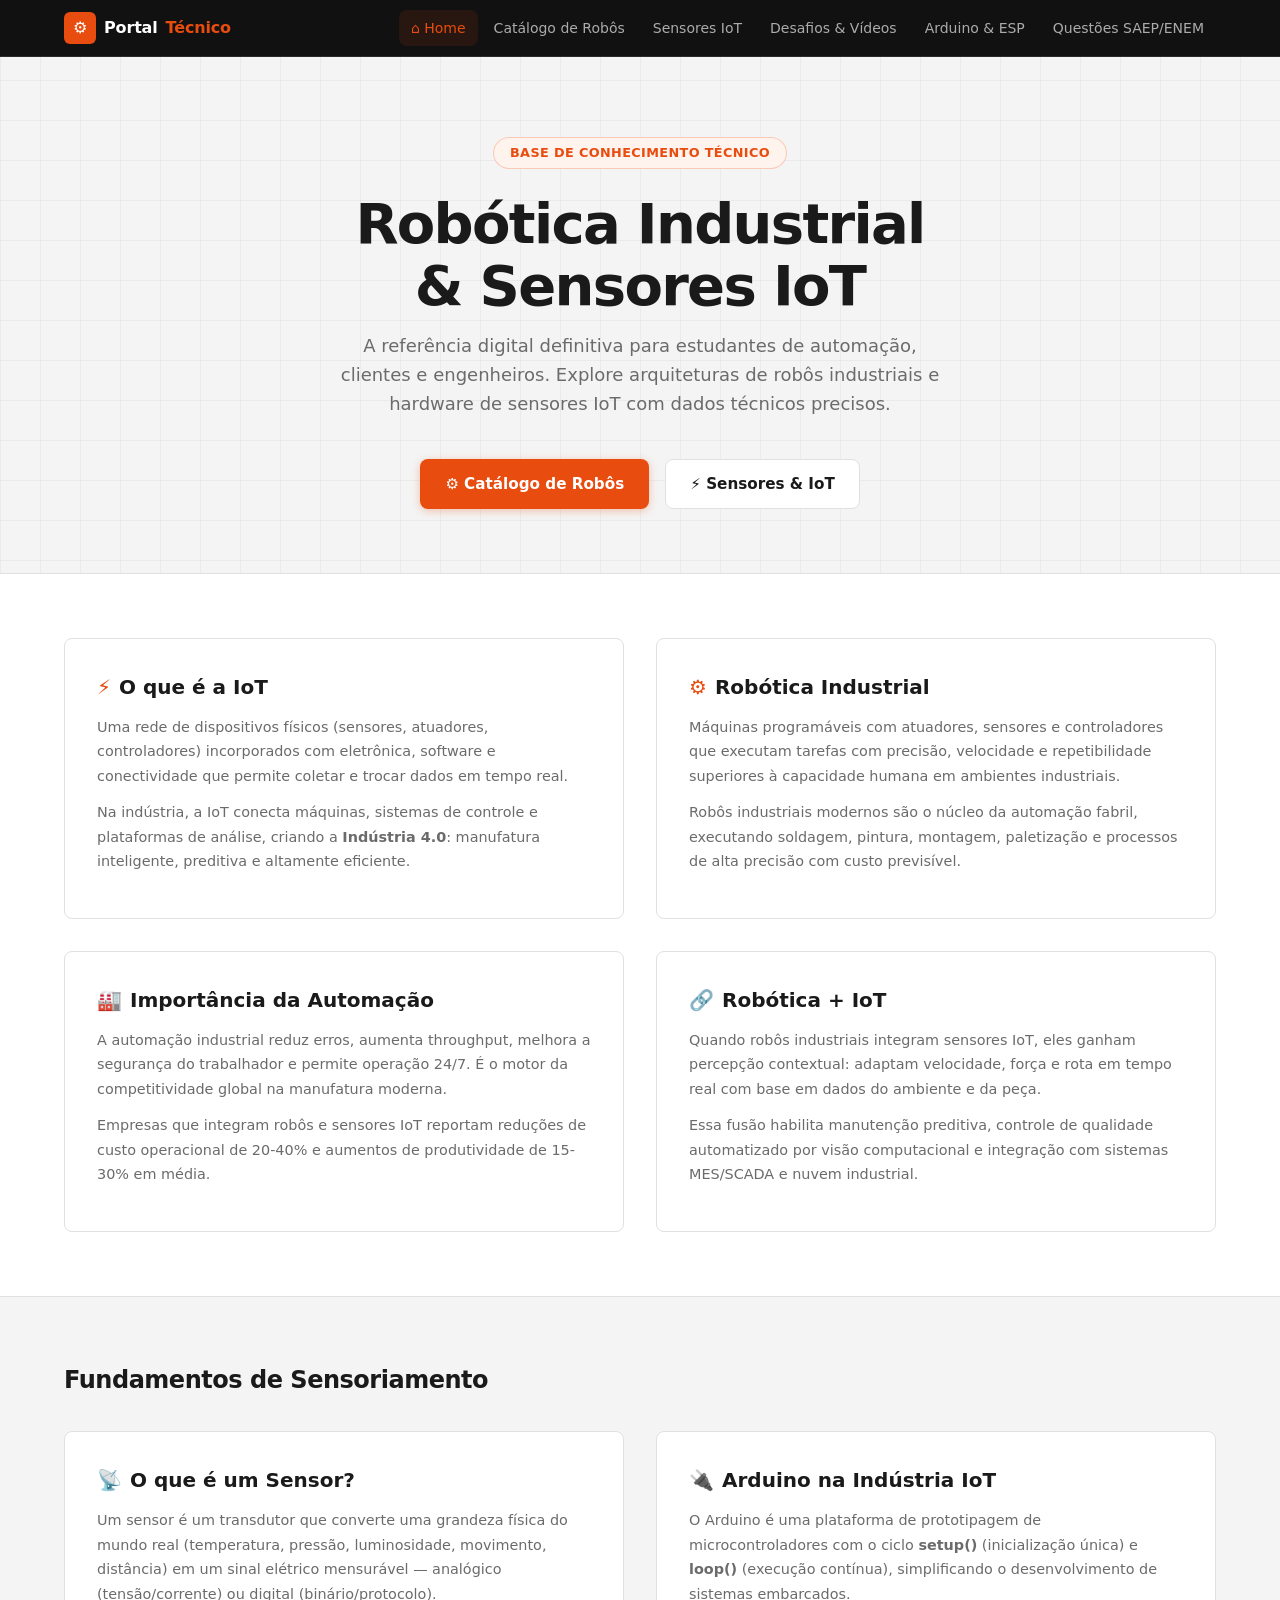
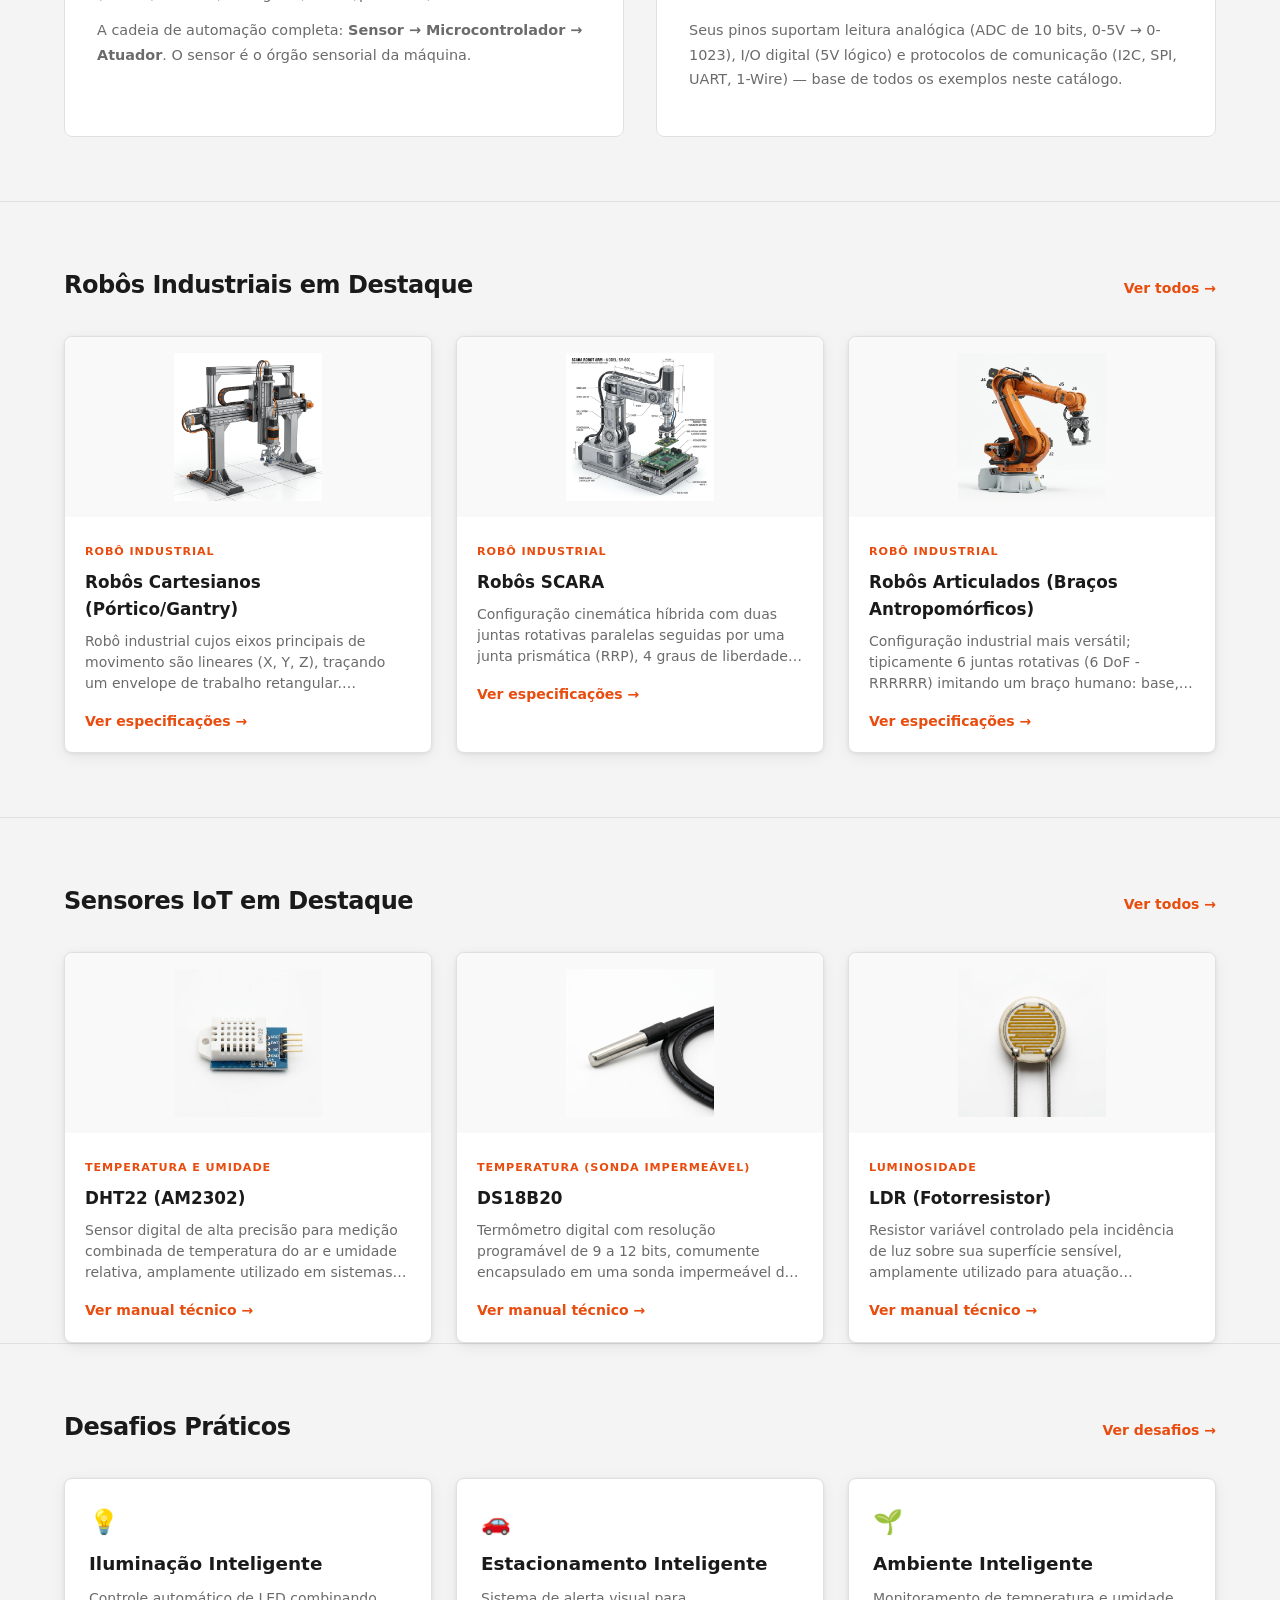
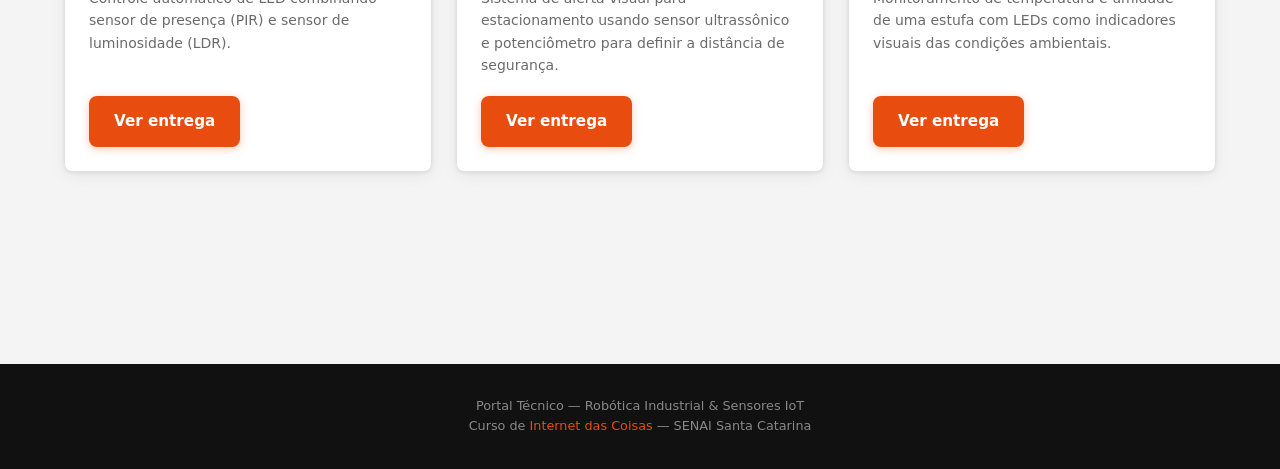
<file: index.html>
<!DOCTYPE html>
<html lang="pt-BR">
<head>
  <meta charset="UTF-8" />
  <meta name="viewport" content="width=device-width, initial-scale=1.0" />
  <title>Portal Técnico – Robótica Industrial & Sensores IoT</title>
  <meta name="description" content="Catálogo técnico completo de robôs industriais e sensores IoT para automação e Indústria 4.0." />
  <link rel="stylesheet" href="css/style.css" />
</head>
<body>

<nav>
  <div class="nav-inner">
    <a class="nav-logo" href="index.html">
      <div class="nav-logo-icon">⚙</div>
      Portal<span>Técnico</span>
    </a>
    <button class="hamburger" id="hamburger" aria-label="Menu">☰</button>
    <ul class="nav-links" id="nav-links">
      <li><a href="index.html" class="active">⌂ Home</a></li>
      <li><a href="robots.html"> Catálogo de Robôs</a></li>
      <li><a href="sensors.html"> Sensores IoT</a></li>
      <li><a href="desafios.html"> Desafios & Vídeos</a></li>
      <li><a href="arduino-esp.html"> Arduino & ESP</a></li>
      <li><a href="questoes.html"> Questões SAEP/ENEM</a></li>
    </ul>
  </div>
</nav>

<main>
  <!-- HERO -->
  <section class="hero">
    <div class="container">
      <div class="hero-badge">Base de Conhecimento Técnico</div>
      <h1>Robótica Industrial<br>&amp; Sensores IoT</h1>
      <p>A referência digital definitiva para estudantes de automação, clientes e engenheiros. Explore arquiteturas de robôs industriais e hardware de sensores IoT com dados técnicos precisos.</p>
      <div class="hero-actions">
        <a href="robots.html" class="btn btn-primary">⚙ Catálogo de Robôs</a>
        <a href="sensors.html" class="btn btn-outline">⚡ Sensores &amp; IoT</a>
      </div>
    </div>
  </section>

  <!-- O QUE É IOT + ROBÓTICA -->
  <section class="section" style="background: #fff; border-top: 1px solid var(--border); border-bottom: 1px solid var(--border);">
    <div class="container">
      <div class="info-grid">
        <div class="info-card">
          <h2><span class="icon">⚡</span> O que é a IoT</h2>
          <p>Uma rede de dispositivos físicos (sensores, atuadores, controladores) incorporados com eletrônica, software e conectividade que permite coletar e trocar dados em tempo real.</p>
          <p>Na indústria, a IoT conecta máquinas, sistemas de controle e plataformas de análise, criando a <strong>Indústria 4.0</strong>: manufatura inteligente, preditiva e altamente eficiente.</p>
        </div>
        <div class="info-card">
          <h2><span class="icon">⚙</span> Robótica Industrial</h2>
          <p>Máquinas programáveis com atuadores, sensores e controladores que executam tarefas com precisão, velocidade e repetibilidade superiores à capacidade humana em ambientes industriais.</p>
          <p>Robôs industriais modernos são o núcleo da automação fabril, executando soldagem, pintura, montagem, paletização e processos de alta precisão com custo previsível.</p>
        </div>
        <div class="info-card">
          <h2><span class="icon">🏭</span> Importância da Automação</h2>
          <p>A automação industrial reduz erros, aumenta throughput, melhora a segurança do trabalhador e permite operação 24/7. É o motor da competitividade global na manufatura moderna.</p>
          <p>Empresas que integram robôs e sensores IoT reportam reduções de custo operacional de 20-40% e aumentos de produtividade de 15-30% em média.</p>
        </div>
        <div class="info-card">
          <h2><span class="icon">🔗</span> Robótica + IoT</h2>
          <p>Quando robôs industriais integram sensores IoT, eles ganham percepção contextual: adaptam velocidade, força e rota em tempo real com base em dados do ambiente e da peça.</p>
          <p>Essa fusão habilita manutenção preditiva, controle de qualidade automatizado por visão computacional e integração com sistemas MES/SCADA e nuvem industrial.</p>
        </div>
      </div>
    </div>
  </section>

  <!-- ARDUINO & SENSING FOUNDATIONS -->
  <section class="section">
    <div class="container">
      <div class="section-head">
        <h2>Fundamentos de Sensoriamento</h2>
      </div>
      <div class="info-grid">
        <div class="info-card">
          <h2><span class="icon">📡</span> O que é um Sensor?</h2>
          <p>Um sensor é um transdutor que converte uma grandeza física do mundo real (temperatura, pressão, luminosidade, movimento, distância) em um sinal elétrico mensurável — analógico (tensão/corrente) ou digital (binário/protocolo).</p>
          <p>A cadeia de automação completa: <strong>Sensor → Microcontrolador → Atuador</strong>. O sensor é o órgão sensorial da máquina.</p>
        </div>
        <div class="info-card">
          <h2><span class="icon">🔌</span> Arduino na Indústria IoT</h2>
          <p>O Arduino é uma plataforma de prototipagem de microcontroladores com o ciclo <strong>setup()</strong> (inicialização única) e <strong>loop()</strong> (execução contínua), simplificando o desenvolvimento de sistemas embarcados.</p>
          <p>Seus pinos suportam leitura analógica (ADC de 10 bits, 0-5V → 0-1023), I/O digital (5V lógico) e protocolos de comunicação (I2C, SPI, UART, 1-Wire) — base de todos os exemplos neste catálogo.</p>
        </div>
      </div>
    </div>
  </section>

  <!-- ROBOTS PREVIEW -->
  <section class="section" style="border-top: 1px solid var(--border);">
    <div class="container">
      <div class="section-head">
        <h2>Robôs Industriais em Destaque</h2>
        <a href="robots.html">Ver todos →</a>
      </div>
      <div class="grid-3" id="home-robots"></div>
    </div>
  </section>

  <!-- SENSORS PREVIEW -->
  <section class="section" style="border-top: 1px solid var(--border);">
    <div class="container">
      <div class="section-head">
        <h2>Sensores IoT em Destaque</h2>
        <a href="sensors.html">Ver todos →</a>
      </div>
      <div class="grid-3" id="home-sensors"></div>
    </div>
  <!-- CHALLENGES PREVIEW -->
  <section class="section" style="border-top: 1px solid var(--border);">
    <div class="container">
      <div class="section-head">
        <h2>Desafios Práticos</h2>
        <a href="desafios.html">Ver desafios →</a>
      </div>
      <div class="challenge-grid" id="home-challenges"></div>
    </div>
  </section>
</main>

<footer>
  <p>Portal Técnico &mdash; Robótica Industrial &amp; Sensores IoT<br>
  Curso de <span>Internet das Coisas</span> &mdash; SENAI Santa Catarina</p>
</footer>

<script src="js/data.js"></script>
<script src="js/challenges.js"></script>
<script>
  // Hamburger
  document.getElementById('hamburger').addEventListener('click', () => {
    document.getElementById('nav-links').classList.toggle('open');
  });

  // Render robot preview (3 cards)
  const robotContainer = document.getElementById('home-robots');
  robots.slice(0, 3).forEach(r => {
    robotContainer.innerHTML += `
      <div class="card">
        <img class="card-img" src="${r.image}" alt="${r.name}" />
        <div class="card-body">
          <div class="card-badge">Robô Industrial</div>
          <div class="card-title">${r.name}</div>
          <div class="card-desc">${r.concept}</div>
          <a class="card-link" href="robot-detail.html?id=${r.id}">Ver especificações →</a>
        </div>
      </div>`;
  });

  // Render sensor preview (3 cards)
  const sensorContainer = document.getElementById('home-sensors');
  sensors.slice(0, 3).forEach(s => {
    sensorContainer.innerHTML += `
      <div class="card">
        <img class="card-img" src="${s.image}" alt="${s.name}" />
        <div class="card-body">
          <div class="card-badge">${s.category}</div>
          <div class="card-title">${s.name}</div>
          <div class="card-desc">${s.concept}</div>
          <a class="card-link" href="sensor-detail.html?id=${s.id}">Ver manual técnico →</a>
        </div>
      </div>`;
  });
  // Render challenge preview (3 cards)
  const challengeContainer = document.getElementById('home-challenges');
  challenges.slice(0, 3).forEach(c => {
    challengeContainer.innerHTML += `
      <div class="challenge-card">
        <div class="challenge-body">
          <div class="challenge-icon">${c.icon}</div>
          <h3 class="challenge-title">${c.shortTitle}</h3>
          <p class="challenge-summary">${c.summary}</p>
          <div class="challenge-actions">
            <a class="btn btn-primary" href="desafio-detail.html?id=${c.id}">Ver entrega</a>
          </div>
        </div>
      </div>`;
  });
</script>
</body>
</html>
</file>
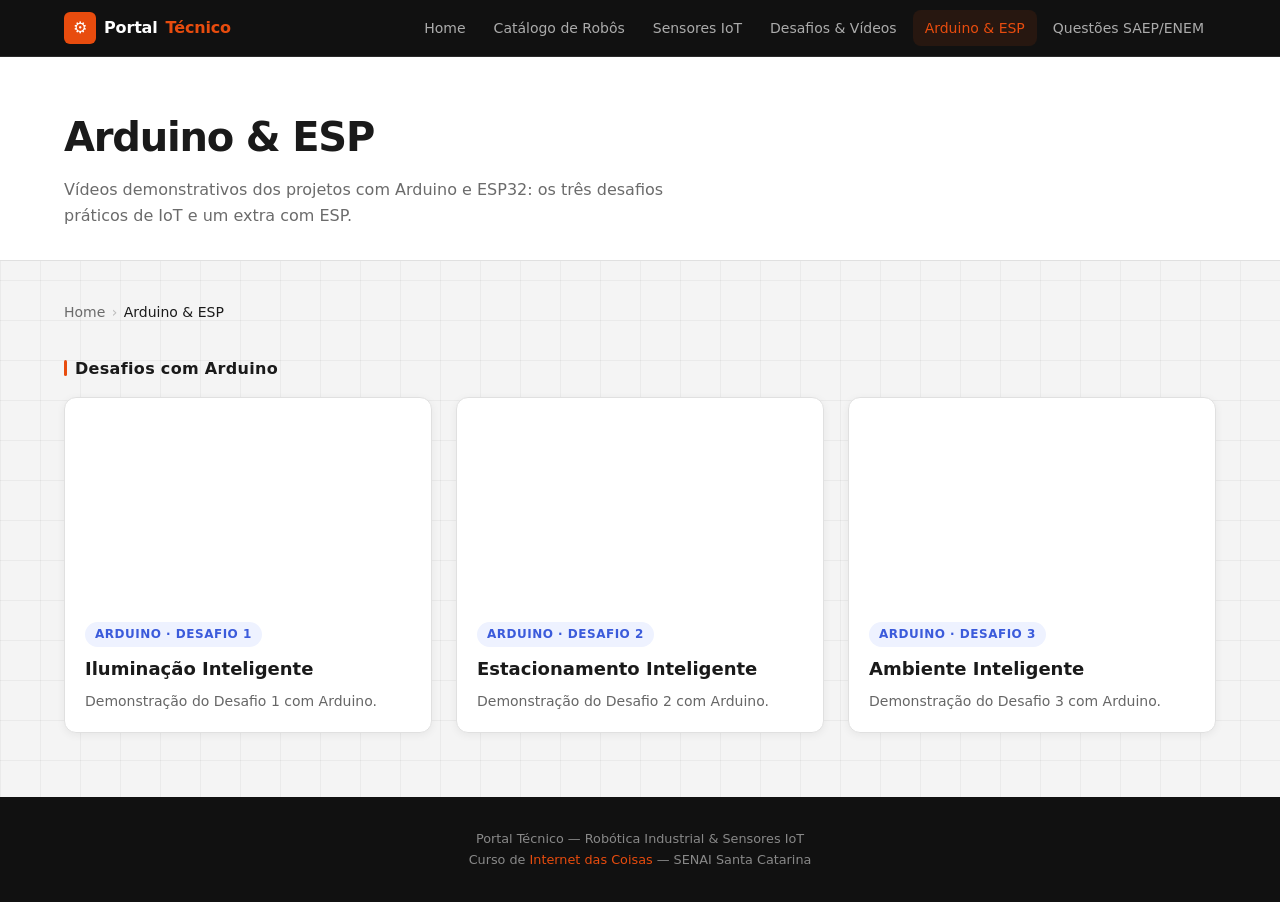
<file: arduino-esp.html>
<!DOCTYPE html>
<html lang="pt-BR">
<head>
  <meta charset="UTF-8" />
  <meta name="viewport" content="width=device-width, initial-scale=1.0" />
  <title>Arduino & ESP – Portal Técnico</title>
  <meta name="description" content="Vídeos práticos de Arduino e ESP: demonstrações dos desafios de IoT e projetos com ESP32." />
  <link rel="stylesheet" href="css/style.css" />
</head>
<body>

<nav>
  <div class="nav-inner">
    <a class="nav-logo" href="index.html">
      <div class="nav-logo-icon">⚙</div>
      Portal<span>Técnico</span>
    </a>
    <button class="hamburger" id="hamburger" aria-label="Menu">☰</button>
    <ul class="nav-links" id="nav-links">
      <li><a href="index.html">Home</a></li>
      <li><a href="robots.html">Catálogo de Robôs</a></li>
      <li><a href="sensors.html"> Sensores IoT</a></li>
      <li><a href="desafios.html"> Desafios & Vídeos</a></li>
      <li><a href="arduino-esp.html" class="active"> Arduino & ESP</a></li>
      <li><a href="questoes.html"> Questões SAEP/ENEM</a></li>
    </ul>
  </div>
</nav>

<div class="page-header">
  <div class="container">
    <h1>Arduino & ESP</h1>
    <p>Vídeos demonstrativos dos projetos com Arduino e ESP32: os três desafios práticos de IoT e um extra com ESP.</p>
  </div>
</div>

<main class="container">
  <div class="breadcrumb">
    <a href="index.html">Home</a>
    <span class="sep">›</span>
    <span class="current">Arduino & ESP</span>
  </div>

 

  <section class="detail-section">
    <h2 class="section-title">Desafios com Arduino</h2>
    <div class="video-grid">
      <div class="video-card">
        <div id="video-arduino-1"></div>
        <div class="video-card-body">
          <span class="video-card-tag">Arduino · Desafio 1</span>
          <h2>Iluminação Inteligente</h2>
          <p>Demonstração do Desafio 1 com Arduino.</p>
        </div>
      </div>
      <div class="video-card">
        <div id="video-arduino-2"></div>
        <div class="video-card-body">
          <span class="video-card-tag">Arduino · Desafio 2</span>
          <h2>Estacionamento Inteligente</h2>
          <p>Demonstração do Desafio 2 com Arduino.</p>
        </div>
      </div>
      <div class="video-card">
        <div id="video-arduino-3"></div>
        <div class="video-card-body">
          <span class="video-card-tag">Arduino · Desafio 3</span>
          <h2>Ambiente Inteligente</h2>
          <p>Demonstração do Desafio 3 com Arduino.</p>
        </div>
      </div>
    </div>
  </section>
</main>

<footer>
  <p>Portal Técnico &mdash; Robótica Industrial &amp; Sensores IoT<br>
  Curso de <span>Internet das Coisas</span> &mdash; SENAI Santa Catarina</p>
</footer>

<script src="js/video.js"></script>
<script>
  document.getElementById('hamburger').addEventListener('click', () => {
    document.getElementById('nav-links').classList.toggle('open');
  });

  renderVideo('#video-arduino-1', {
    source: 'youtube',
    url: 'https://youtu.be/xsrm7AO8uVc',
    title: 'Arduino Desafio 1'
  });

  renderVideo('#video-arduino-2', {
    source: 'youtube',
    url: 'https://youtu.be/q3nLmZelKnI',
    title: 'Arduino Desafio 2'
  });

  renderVideo('#video-arduino-3', {
    source: 'youtube',
    url: 'https://youtu.be/yov9PGa2Hv4',
    title: 'Arduino Desafio 3'
  });
</script>
</body>
</html>
</file>
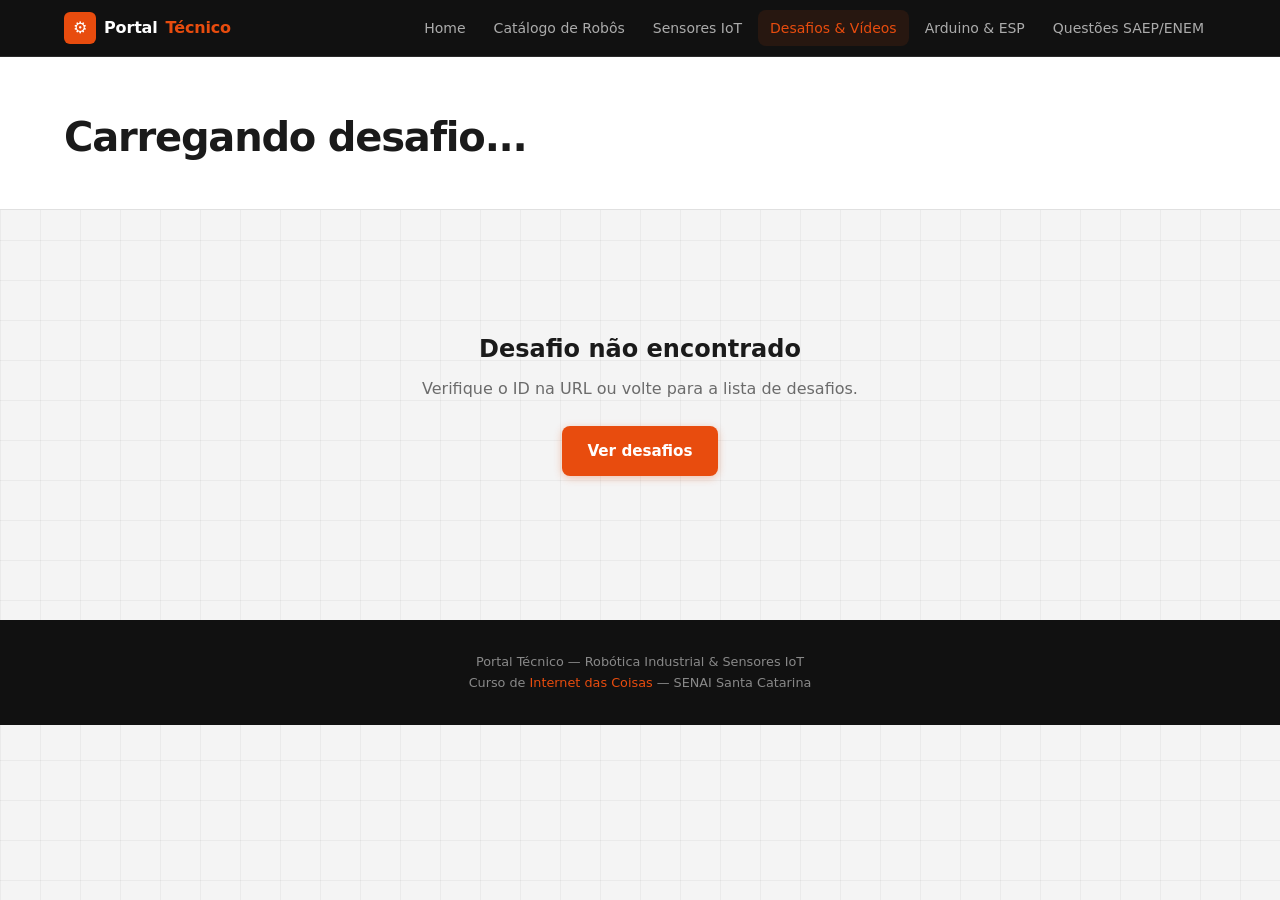
<file: desafio-detail.html>
<!DOCTYPE html>
<html lang="pt-BR">
<head>
  <meta charset="UTF-8" />
  <meta name="viewport" content="width=device-width, initial-scale=1.0" />
  <title>Desafio – Portal Técnico</title>
  <meta name="description" content="Entrega completa de um desafio prático de IoT: circuito, código Arduino, componentes e vídeo demonstrativo." />
  <link rel="stylesheet" href="css/style.css" />
</head>
<body>

<nav>
  <div class="nav-inner">
    <a class="nav-logo" href="index.html">
      <div class="nav-logo-icon">⚙</div>
      Portal<span>Técnico</span>
    </a>
    <button class="hamburger" id="hamburger" aria-label="Menu">☰</button>
    <ul class="nav-links" id="nav-links">
      <li><a href="index.html"> Home</a></li>
      <li><a href="robots.html"> Catálogo de Robôs</a></li>
      <li><a href="sensors.html"> Sensores IoT</a></li>
      <li><a href="desafios.html" class="active"> Desafios & Vídeos</a></li>
      <li><a href="arduino-esp.html"> Arduino & ESP</a></li>
      <li><a href="questoes.html"> Questões SAEP/ENEM</a></li>
    </ul>
  </div>
</nav>

<div class="page-header">
  <div class="container">
    <h1 id="page-title">Carregando desafio...</h1>
    <p id="page-summary"></p>
  </div>
</div>

<main class="container">
  <div class="breadcrumb">
    <a href="index.html">Home</a>
    <span class="sep">›</span>
    <a href="desafios.html">Desafios & Vídeos</a>
    <span class="sep">›</span>
    <span class="current" id="breadcrumb-title">...</span>
  </div>

  <div class="detail-layout">
    <div class="detail-main">
      <div class="video-wrapper" id="video-detail"></div>
      <p class="video-caption" id="video-caption"></p>

      <section class="detail-section">
        <h2 class="section-title">Circuito no Tinkercad</h2>
        <div class="circuit-frame">
          <img id="circuit-img" src="" alt="Circuito do desafio" />
          <div class="circuit-overlay" id="circuit-overlay" style="display:none;">
            <p>🖼️ Imagem do circuito ainda não adicionada.</p>
            <small>Salve o print do Tinkercad em <code id="circuit-path"></code>.</small>
          </div>
        </div>
      </section>

      <section class="detail-section">
        <h2 class="section-title">Regras de Funcionamento</h2>
        <ul class="rule-list" id="rule-list"></ul>
      </section>

      <section class="detail-section">
        <h2 class="section-title">Ligações Pino a Pino</h2>
        <ul class="wiring-list" id="wiring-list"></ul>
      </section>

      <section class="detail-section">
        <div class="code-header-row">
          <h2 class="section-title">Código Arduino</h2>
          <button class="copy-code" id="copy-code" data-code="">📋 Copiar código</button>
        </div>
        <div class="code-block-wrap">
          <div class="code-header"><span>ino</span></div>
          <pre><code id="code-block"></code></pre>
        </div>
      </section>
    </div>

    <aside class="detail-sidebar">
      <div class="specs-card">
        <h3>🧰 Componentes</h3>
        <ul class="app-list" id="component-list"></ul>
      </div>
      <div class="specs-card">
        <h3>✅ Checklist de Entrega</h3>
        <ul class="check-list" id="checklist">
          <li>Circuito montado no Tinkercad</li>
          <li>Código do Arduino</li>
          <li>Vídeo demonstrativo</li>
        </ul>
      </div>
      <div class="specs-card">
        <h3>🎬 Vídeo</h3>
        <p class="sidebar-text" id="video-sidebar-text">O vídeo deste desafio está logo acima. Substitua o arquivo em <code>videos/</code> ou configure o link em <code>js/challenges.js</code>.</p>
      </div>
    </aside>
  </div>
</main>

<footer>
  <p>Portal Técnico &mdash; Robótica Industrial &amp; Sensores IoT<br>
  Curso de <span>Internet das Coisas</span> &mdash; SENAI Santa Catarina</p>
</footer>

<script src="js/challenges.js"></script>
<script src="js/video.js"></script>
<script>
  document.getElementById('hamburger').addEventListener('click', () => {
    document.getElementById('nav-links').classList.toggle('open');
  });

  const params = new URLSearchParams(window.location.search);
  const id = params.get('id');
  const challenge = challenges.find(c => c.id === id);

  if (!challenge) {
    document.querySelector('main').innerHTML = `
      <div class="not-found">
        <h2>Desafio não encontrado</h2>
        <p>Verifique o ID na URL ou volte para a lista de desafios.</p>
        <a href="desafios.html" class="btn btn-primary">Ver desafios</a>
      </div>`;
    throw new Error('Desafio não encontrado');
  }

  document.title = `${challenge.title} – Portal Técnico`;
  document.getElementById('page-title').textContent = `${challenge.icon} ${challenge.title}`;
  document.getElementById('page-summary').textContent = challenge.summary;
  document.getElementById('breadcrumb-title').textContent = challenge.shortTitle;

  renderVideo('#video-detail', challenge.video);
  document.getElementById('video-caption').textContent = challenge.video.caption || '';

  // Circuit image
  const circuitImg = document.getElementById('circuit-img');
  const circuitOverlay = document.getElementById('circuit-overlay');
  const circuitPath = document.getElementById('circuit-path');
  circuitImg.src = challenge.circuitImage;
  circuitPath.textContent = challenge.circuitImage;
  circuitImg.onerror = () => {
    circuitImg.style.display = 'none';
    circuitOverlay.style.display = 'flex';
  };

  // Rules
  const ruleList = document.getElementById('rule-list');
  challenge.logic.forEach(rule => {
    ruleList.innerHTML += `<li>${rule}</li>`;
  });

  // Wiring
  const wiringList = document.getElementById('wiring-list');
  challenge.wiring.forEach(w => {
    wiringList.innerHTML += `<li>${w}</li>`;
  });

  // Components
  const componentList = document.getElementById('component-list');
  challenge.components.forEach(comp => {
    componentList.innerHTML += `<li>${comp}</li>`;
  });

  // Code
  const codeBlock = document.getElementById('code-block');
  codeBlock.textContent = challenge.code;
  document.getElementById('copy-code').setAttribute('data-code', challenge.code);

  setupCodeCopy();
</script>
</body>
</html>
</file>
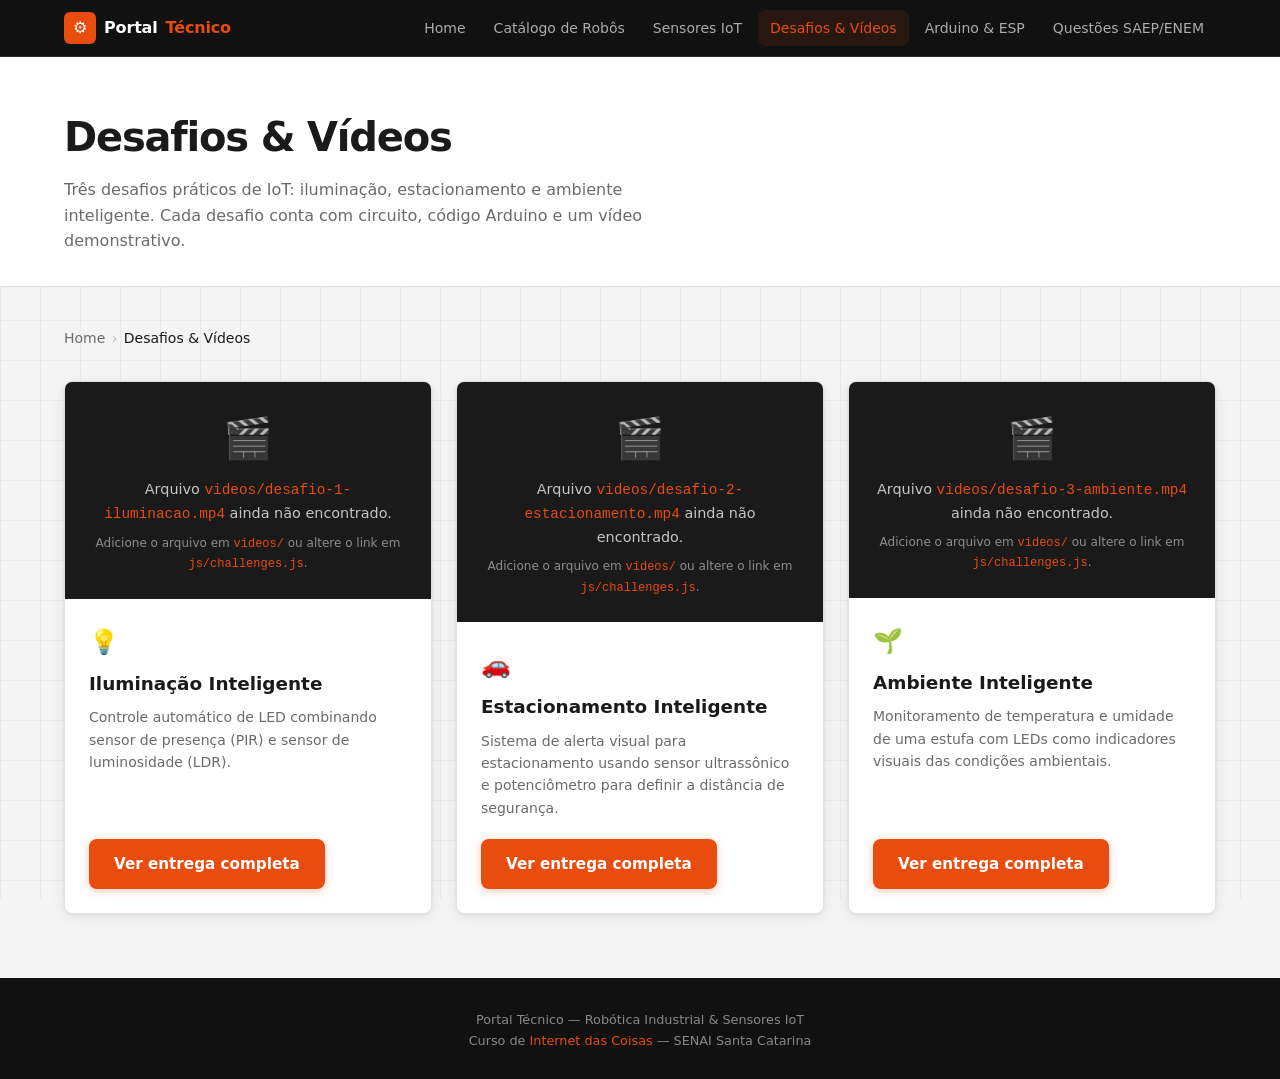
<file: desafios.html>
<!DOCTYPE html>
<html lang="pt-BR">
<head>
  <meta charset="UTF-8" />
  <meta name="viewport" content="width=device-width, initial-scale=1.0" />
  <title>Desafios & Vídeos – Portal Técnico</title>
  <meta name="description" content="Três desafios práticos de IoT com circuitos, códigos Arduino e vídeos demonstrativos." />
  <link rel="stylesheet" href="css/style.css" />
</head>
<body>

<nav>
  <div class="nav-inner">
    <a class="nav-logo" href="index.html">
      <div class="nav-logo-icon">⚙</div>
      Portal<span>Técnico</span>
    </a>
    <button class="hamburger" id="hamburger" aria-label="Menu">☰</button>
    <ul class="nav-links" id="nav-links">
      <li><a href="index.html"> Home</a></li>
      <li><a href="robots.html"> Catálogo de Robôs</a></li>
      <li><a href="sensors.html"> Sensores IoT</a></li>
      <li><a href="desafios.html" class="active"> Desafios & Vídeos</a></li>
      <li><a href="arduino-esp.html"> Arduino & ESP</a></li>
      <li><a href="questoes.html"> Questões SAEP/ENEM</a></li>
    </ul>
  </div>
</nav>

<div class="page-header">
  <div class="container">
    <h1>Desafios & Vídeos</h1>
    <p>Três desafios práticos de IoT: iluminação, estacionamento e ambiente inteligente. Cada desafio conta com circuito, código Arduino e um vídeo demonstrativo.</p>
  </div>
</div>

<main class="container">
  <div class="breadcrumb">
    <a href="index.html">Home</a>
    <span class="sep">›</span>
    <span class="current">Desafios & Vídeos</span>
  </div>

  <div class="challenge-grid" id="challenge-grid"></div>
</main>

<footer>
  <p>Portal Técnico &mdash; Robótica Industrial &amp; Sensores IoT<br>
  Curso de <span>Internet das Coisas</span> &mdash; SENAI Santa Catarina</p>
</footer>

<script src="js/challenges.js"></script>
<script src="js/video.js"></script>
<script>
  document.getElementById('hamburger').addEventListener('click', () => {
    document.getElementById('nav-links').classList.toggle('open');
  });

  const grid = document.getElementById('challenge-grid');

  challenges.forEach(c => {
    const card = document.createElement('div');
    card.className = 'challenge-card';
    card.innerHTML = `
      <div class="challenge-video" id="video-${c.id}"></div>
      <div class="challenge-body">
        <div class="challenge-icon">${c.icon}</div>
        <h2 class="challenge-title">${c.shortTitle}</h2>
        <p class="challenge-summary">${c.summary}</p>
        <div class="challenge-actions">
          <a href="desafio-detail.html?id=${c.id}" class="btn btn-primary">Ver entrega completa</a>
        </div>
      </div>
    `;
    grid.appendChild(card);

    renderVideo(`#video-${c.id}`, c.video);
  });
</script>
</body>
</html>
</file>
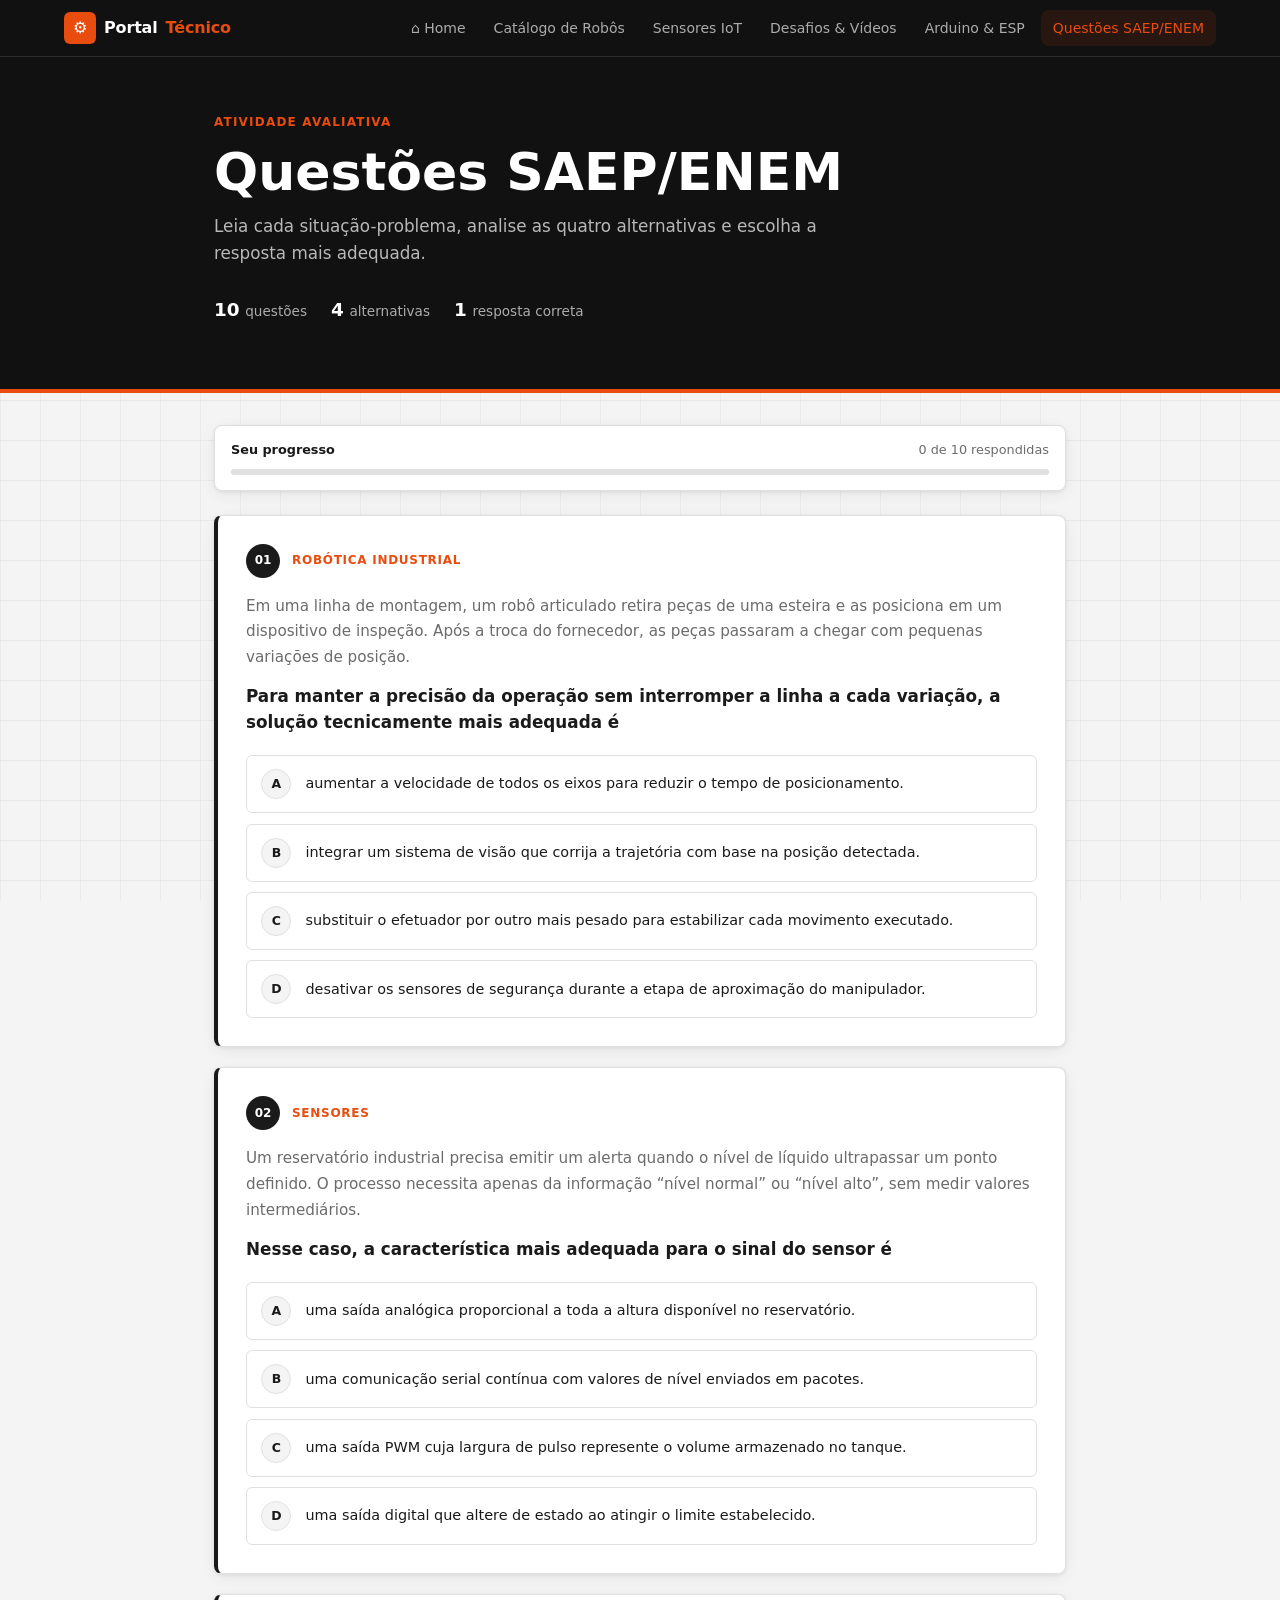
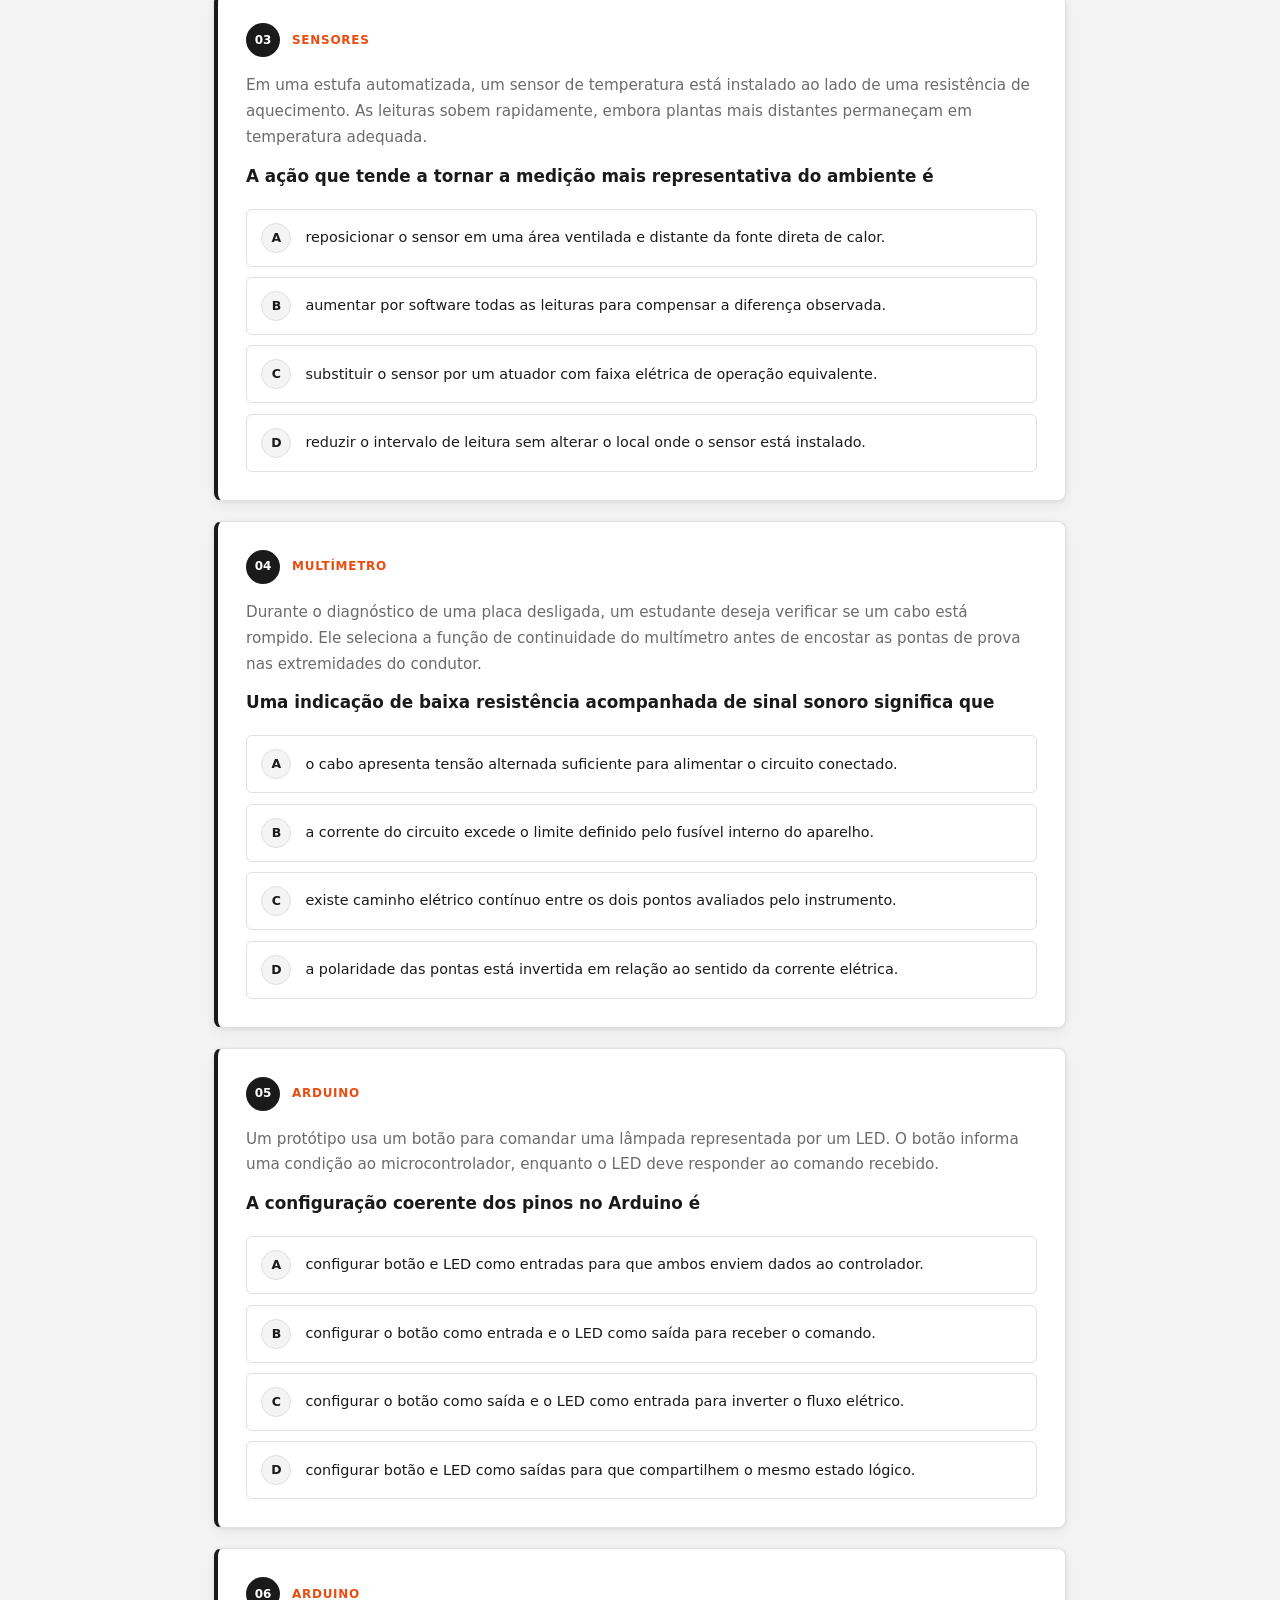
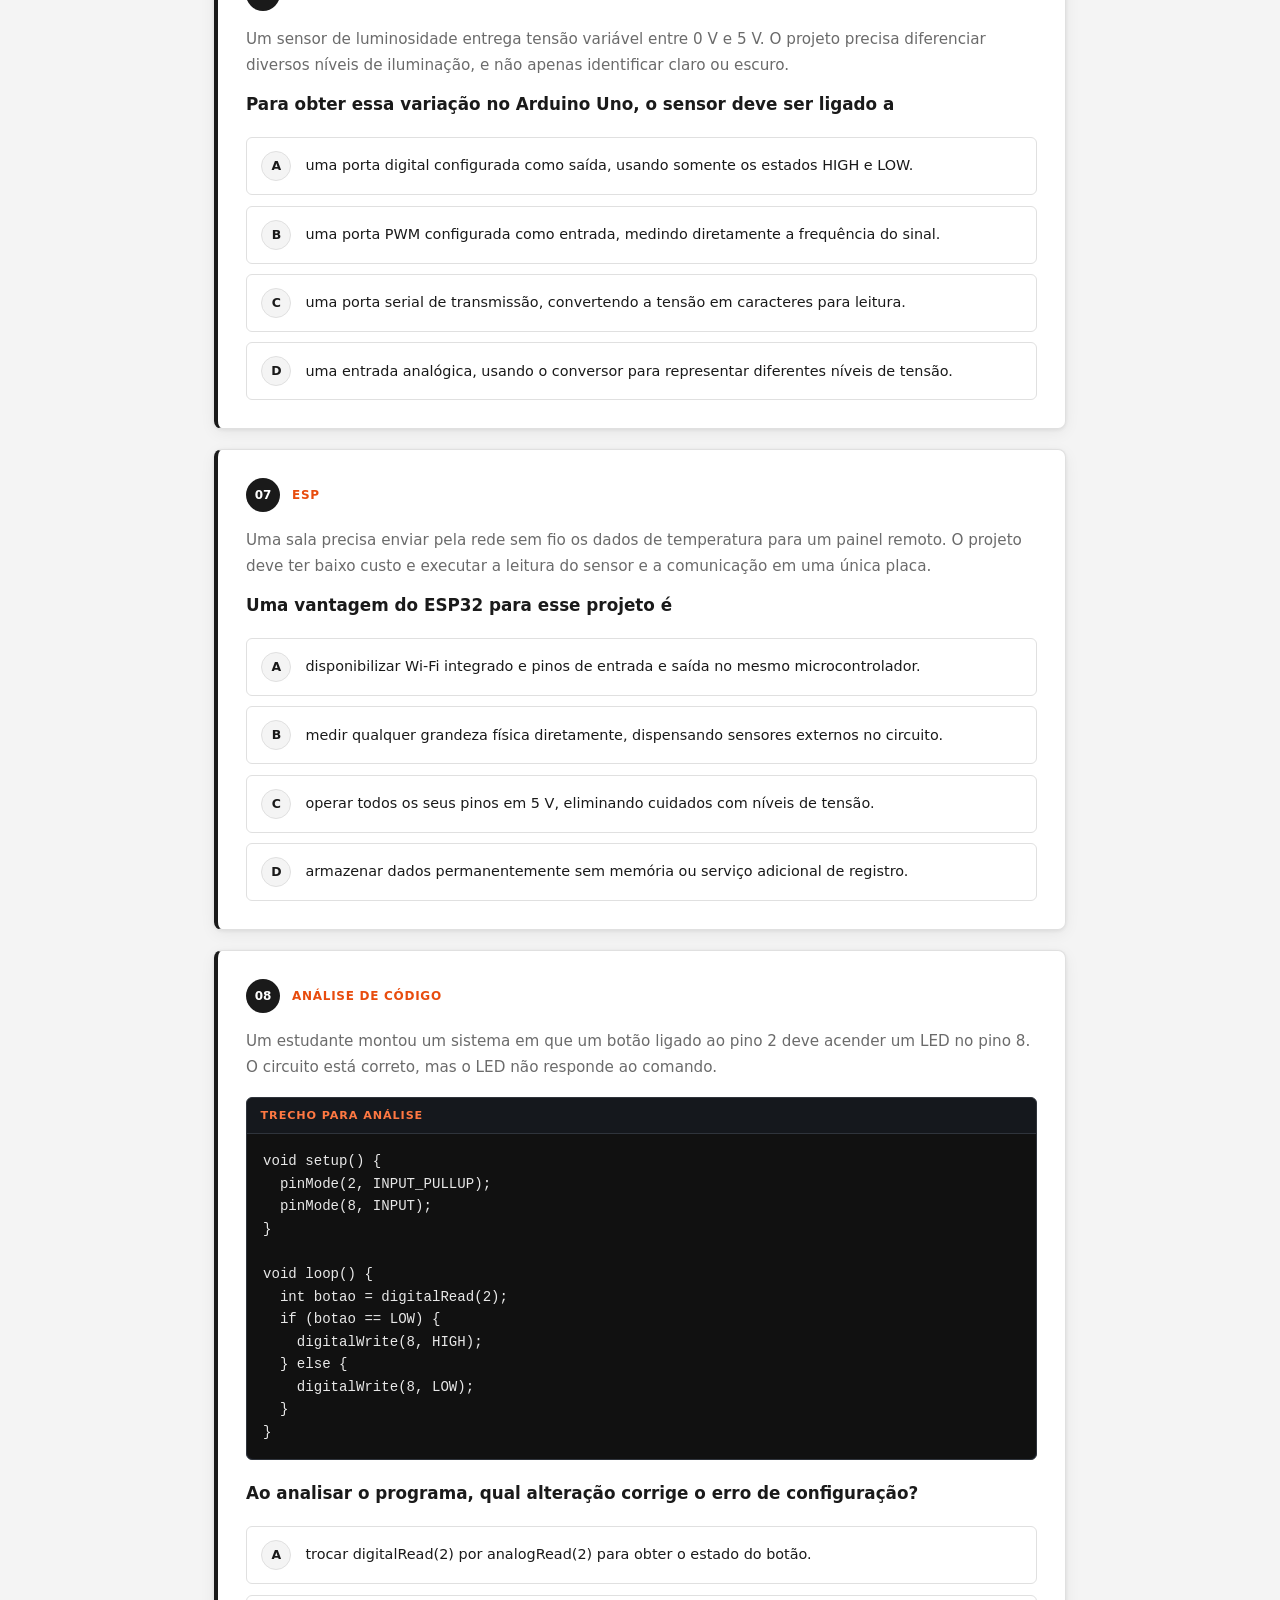
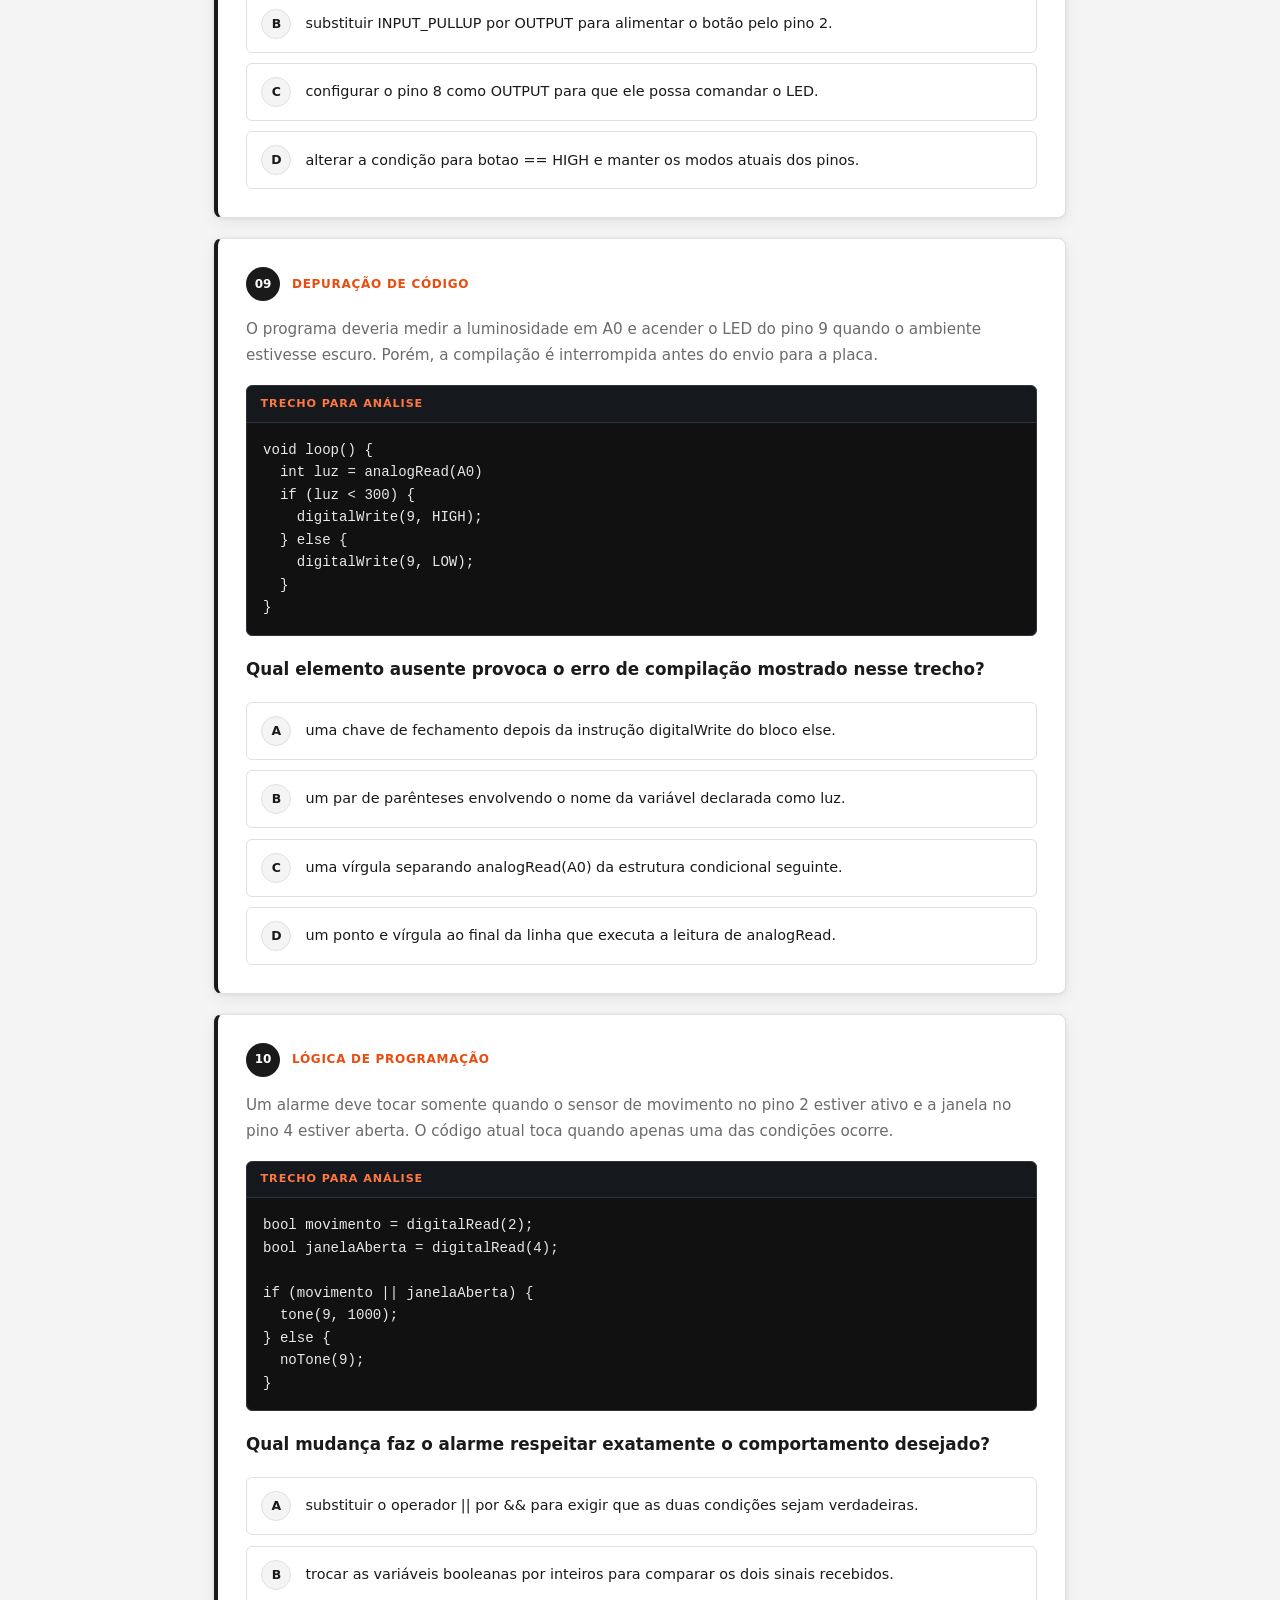
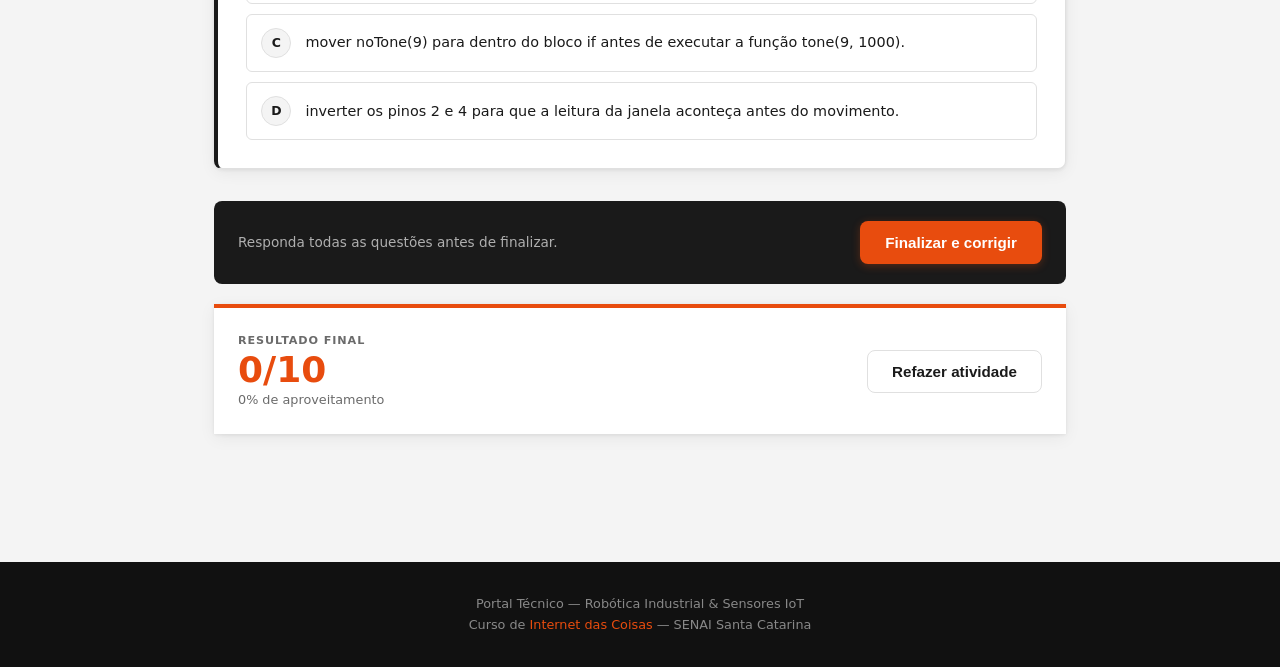
<file: questoes.html>
<!DOCTYPE html>
<html lang="pt-BR">
<head>
  <meta charset="UTF-8" />
  <meta name="viewport" content="width=device-width, initial-scale=1.0" />
  <title>Questões SAEP/ENEM – Portal Técnico</title>
  <meta name="description" content="Atividade com dez questões contextualizadas no modelo SAEP e ENEM sobre robótica, sensores, Arduino, ESP e programação." />
  <link rel="stylesheet" href="css/style.css" />
</head>
<body>
<nav>
  <div class="nav-inner">
    <a class="nav-logo" href="index.html"><div class="nav-logo-icon">⚙</div>Portal<span>Técnico</span></a>
    <button class="hamburger" id="hamburger" aria-label="Abrir menu" aria-expanded="false">☰</button>
    <ul class="nav-links" id="nav-links">
      <li><a href="index.html">⌂ Home</a></li>
      <li><a href="robots.html"> Catálogo de Robôs</a></li>
      <li><a href="sensors.html"> Sensores IoT</a></li>
      <li><a href="desafios.html"> Desafios & Vídeos</a></li>
      <li><a href="arduino-esp.html"> Arduino & ESP</a></li>
      <li><a href="questoes.html" class="active"> Questões SAEP/ENEM</a></li>
    </ul>
  </div>
</nav>

<header class="quiz-header">
  <div class="container">
    <div class="quiz-kicker">Atividade avaliativa</div>
    <h1>Questões SAEP/ENEM</h1>
    <p>Leia cada situação-problema, analise as quatro alternativas e escolha a resposta mais adequada.</p>
    <div class="quiz-summary" aria-label="Informações da atividade">
      <span><strong>10</strong> questões</span>
      <span><strong>4</strong> alternativas</span>
      <span><strong>1</strong> resposta correta</span>
    </div>
  </div>
</header>

<main class="container quiz-main">
  <div class="quiz-progress" aria-label="Progresso da atividade">
    <div class="quiz-progress-row"><strong>Seu progresso</strong><span id="quiz-progress-text">0 de 10 respondidas</span></div>
    <div class="quiz-progress-track"><div id="quiz-progress-bar"></div></div>
  </div>

  <form id="quiz-form" novalidate>
    <div id="quiz-list"></div>
    <div class="quiz-submit-wrap">
      <p>Responda todas as questões antes de finalizar.</p>
      <button class="btn btn-primary" type="submit" id="submit-quiz">Finalizar e corrigir</button>
    </div>
  </form>

  <section class="quiz-result" id="quiz-result" hidden aria-live="polite">
    <div>
      <span class="quiz-result-label">Resultado final</span>
      <strong id="quiz-score">0/10</strong>
      <span id="quiz-percentage">0% de aproveitamento</span>
    </div>
    <p id="quiz-result-message"></p>
    <button class="btn btn-outline" type="button" id="reset-quiz">Refazer atividade</button>
  </section>
</main>

<footer>
  <p>Portal Técnico &mdash; Robótica Industrial &amp; Sensores IoT<br>Curso de <span>Internet das Coisas</span> &mdash; SENAI Santa Catarina</p>
</footer>

<script>
  const menuButton = document.getElementById('hamburger');
  menuButton.addEventListener('click', () => {
    const links = document.getElementById('nav-links');
    const isOpen = links.classList.toggle('open');
    menuButton.setAttribute('aria-expanded', String(isOpen));
  });
</script>
<script src="js/quiz.js"></script>
</body>
</html>
</file>
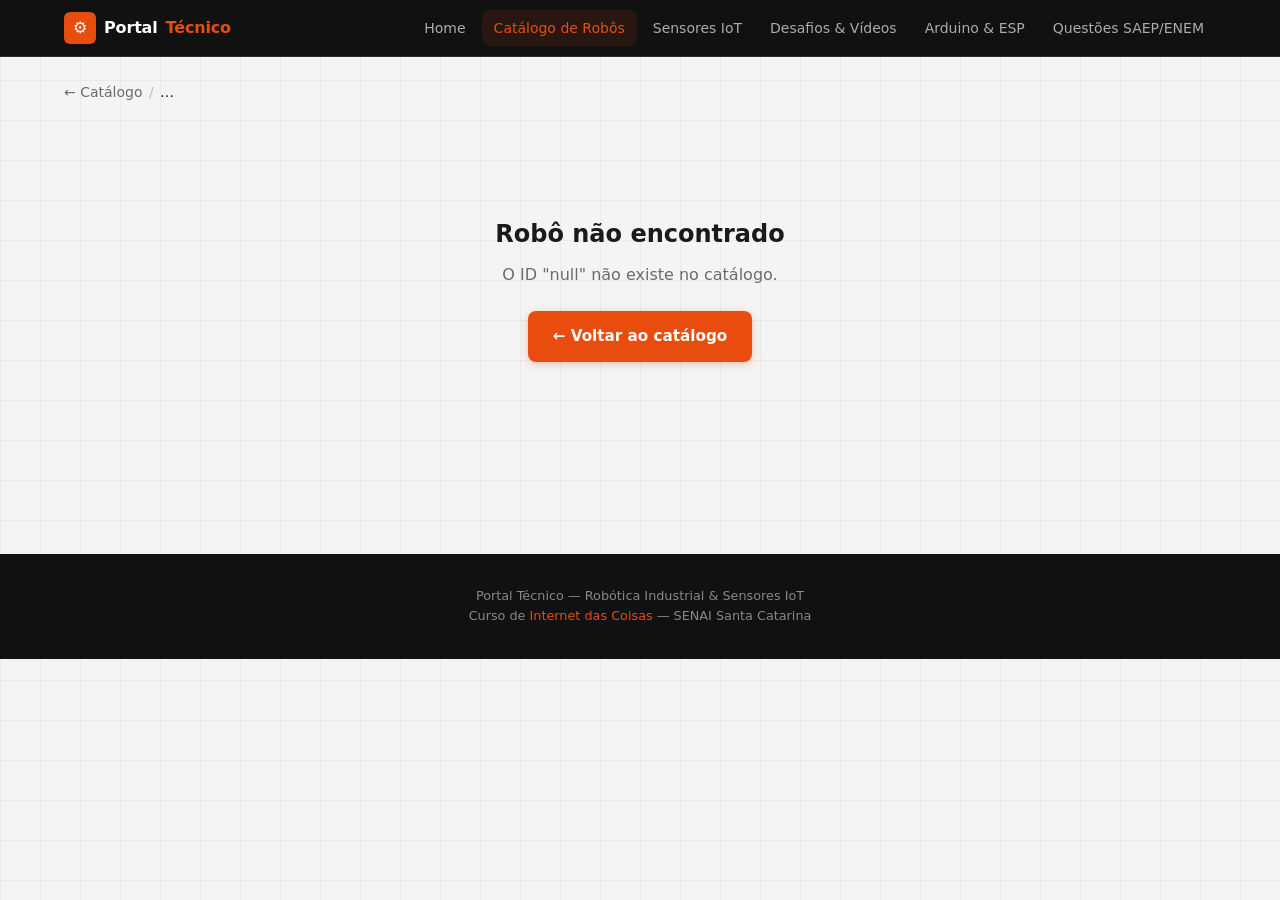
<file: robot-detail.html>
<!DOCTYPE html>
<html lang="pt-BR">
<head>
  <meta charset="UTF-8" />
  <meta name="viewport" content="width=device-width, initial-scale=1.0" />
  <title>Robô – Portal Técnico</title>
  <link rel="stylesheet" href="css/style.css" />
</head>
<body>

<nav>
  <div class="nav-inner">
    <a class="nav-logo" href="index.html">
      <div class="nav-logo-icon">⚙</div>
      Portal<span>Técnico</span>
    </a>
    <button class="hamburger" id="hamburger" aria-label="Menu">☰</button>
    <ul class="nav-links" id="nav-links">
      <li><a href="index.html"> Home</a></li>
      <li><a href="robots.html" class="active"> Catálogo de Robôs</a></li>
      <li><a href="sensors.html"> Sensores IoT</a></li>
      <li><a href="desafios.html"> Desafios & Vídeos</a></li>
      <li><a href="arduino-esp.html"> Arduino & ESP</a></li>
      <li><a href="questoes.html"> Questões SAEP/ENEM</a></li>
    </ul>
  </div>
</nav>

<main class="container" style="padding-top:1.5rem; padding-bottom:3rem;">
  <div class="breadcrumb">
    <a href="robots.html">← Catálogo</a>
    <span class="sep">/</span>
    <span class="current" id="bc-name">…</span>
  </div>

  <div id="content"></div>
</main>

<footer>
  <p>Portal Técnico &mdash; Robótica Industrial &amp; Sensores IoT<br>
  Curso de <span>Internet das Coisas</span> &mdash; SENAI Santa Catarina</p>
</footer>

<script src="js/data.js"></script>
<script>
  document.getElementById('hamburger').addEventListener('click', () => {
    document.getElementById('nav-links').classList.toggle('open');
  });

  const params = new URLSearchParams(location.search);
  const id = params.get('id');
  const robot = robots.find(r => r.id === id);
  const content = document.getElementById('content');

  if (!robot) {
    content.innerHTML = `<div class="not-found"><h2>Robô não encontrado</h2><p>O ID "${id}" não existe no catálogo.</p><a class="btn btn-primary" href="robots.html">← Voltar ao catálogo</a></div>`;
  } else {
    document.title = `${robot.name} – Portal Técnico`;
    document.getElementById('bc-name').textContent = robot.name;

    // extra sections html
    let extraHtml = '';
    if (robot.extraSections) {
      robot.extraSections.forEach(sec => {
        extraHtml += `<div class="extra-section"><h3>${sec.title}</h3><ul>${sec.content.map(c => `<li>${c}</li>`).join('')}</ul></div>`;
      });
    }

    content.innerHTML = `
      <div class="detail-layout">

        <!-- LEFT COLUMN -->
        <div>
          <img class="detail-img" src="${robot.image}" alt="${robot.name}" />

          <div class="detail-hero">
            <h1>${robot.name}</h1>
            <p class="subtitle">${robot.concept}</p>
          </div>

          <div style="margin: 2rem 0;">
            <div class="section-title">Princípio de Funcionamento</div>
            <div class="principle-box">${robot.workingPrinciple}</div>
          </div>

          <div style="margin: 2rem 0;">
            <div class="section-title">Integração IoT / Industria 4.0</div>
            <div class="principle-box">${robot.integration}</div>
          </div>

          ${extraHtml}
        </div>

        <!-- RIGHT SIDEBAR -->
        <div>
          <div class="specs-card">
            <h3>⚙ Especificações Técnicas</h3>
            <div class="specs-grid">
              <div class="spec-item"><dt>Velocidade</dt><dd>${robot.specs.speed}</dd></div>
              <div class="spec-item"><dt>Carga Útil (Payload)</dt><dd>${robot.specs.payload}</dd></div>
              <div class="spec-item"><dt>Precisão / Repetibilidade</dt><dd class="highlight">${robot.specs.precision}</dd></div>
              <div class="spec-item"><dt>Complexidade de Implementação</dt><dd>${robot.specs.implementationComplexity}</dd></div>
              <div class="spec-item" style="grid-column:span 2"><dt>Custo Relativo</dt><dd>${robot.specs.relativeCost}</dd></div>
            </div>

            <div class="sidebar-section">
              <h3>Aplicações Principais</h3>
              <ul class="app-list">${robot.applications.map(a => `<li>${a}</li>`).join('')}</ul>
            </div>

            <div class="sidebar-section">
              <h3>Modelos Comerciais</h3>
              <div class="model-tags">${robot.models.map(m => `<span class="model-tag">${m}</span>`).join('')}</div>
            </div>
          </div>

          <div style="margin-top:1rem;">
            <a href="robots.html" class="btn btn-outline" style="width:100%;justify-content:center;">← Voltar ao catálogo</a>
          </div>
        </div>
      </div>`;
  }
</script>
</body>
</html>
</file>
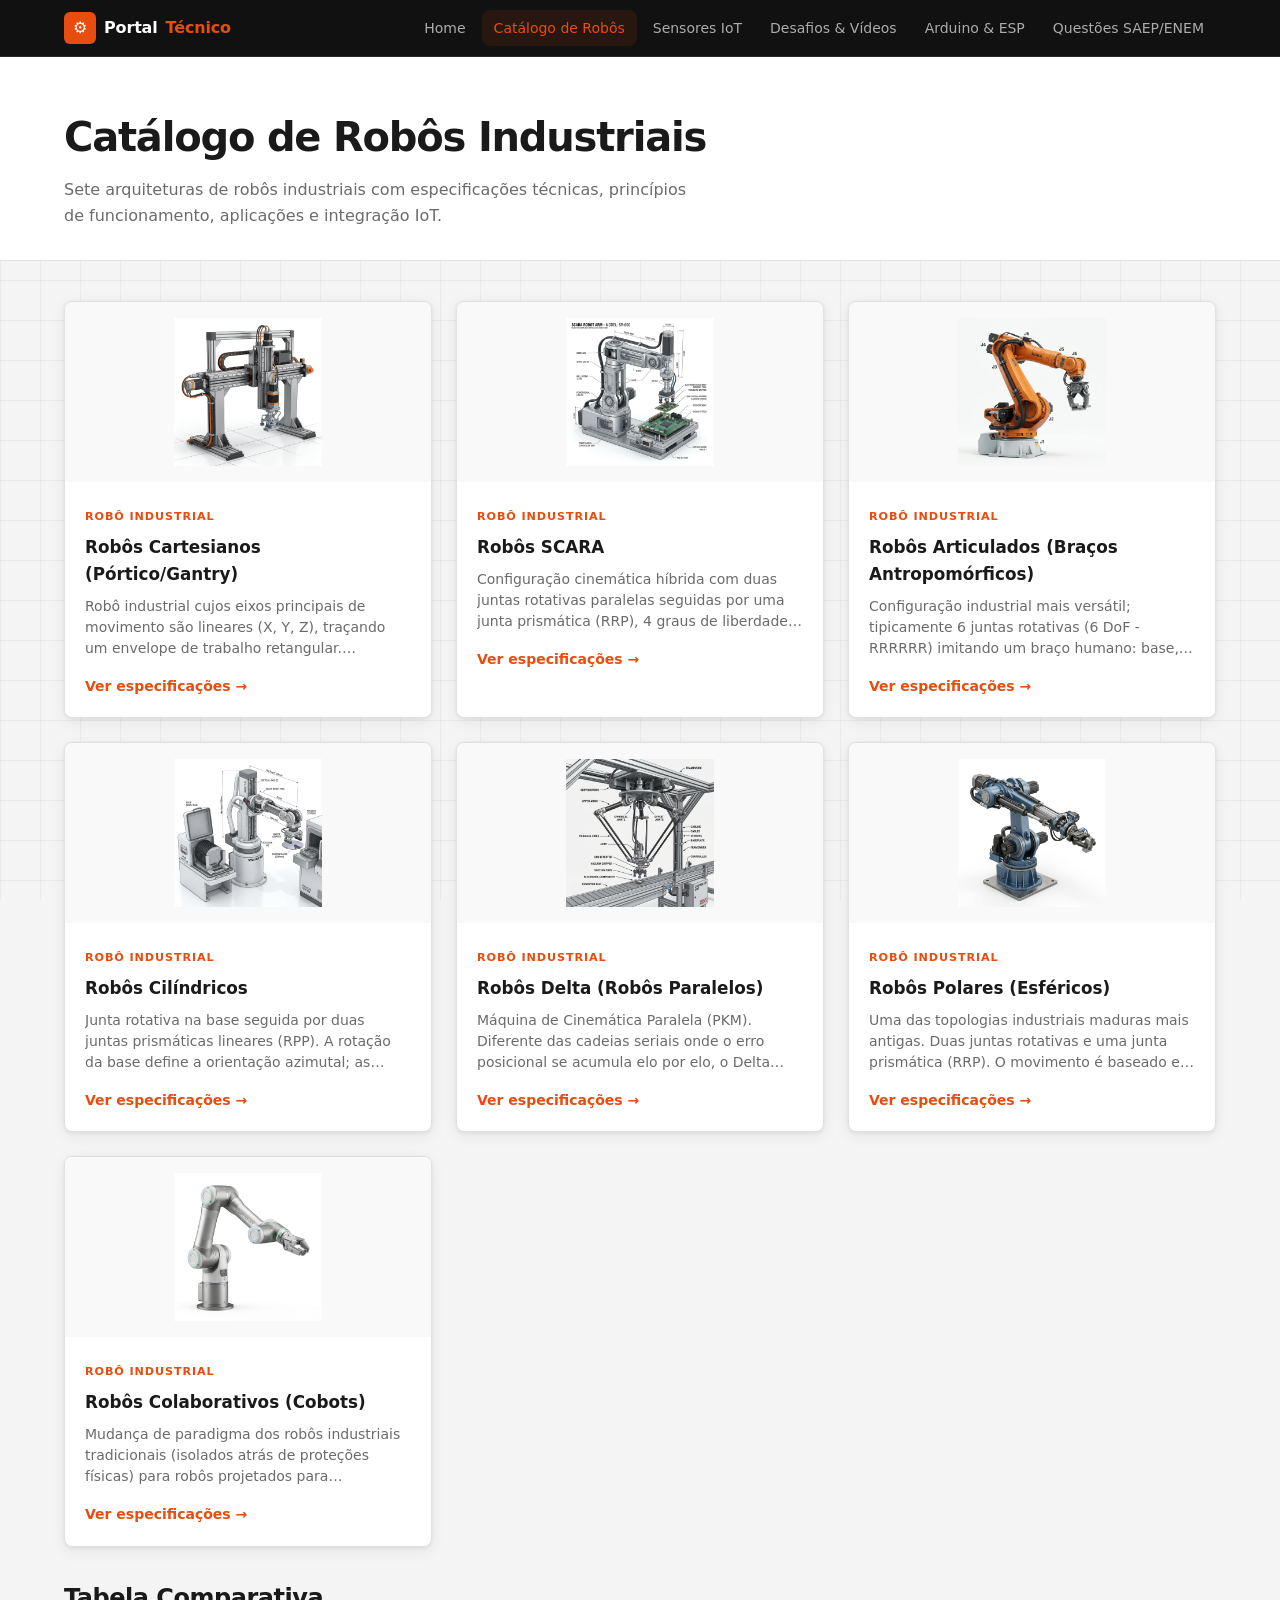
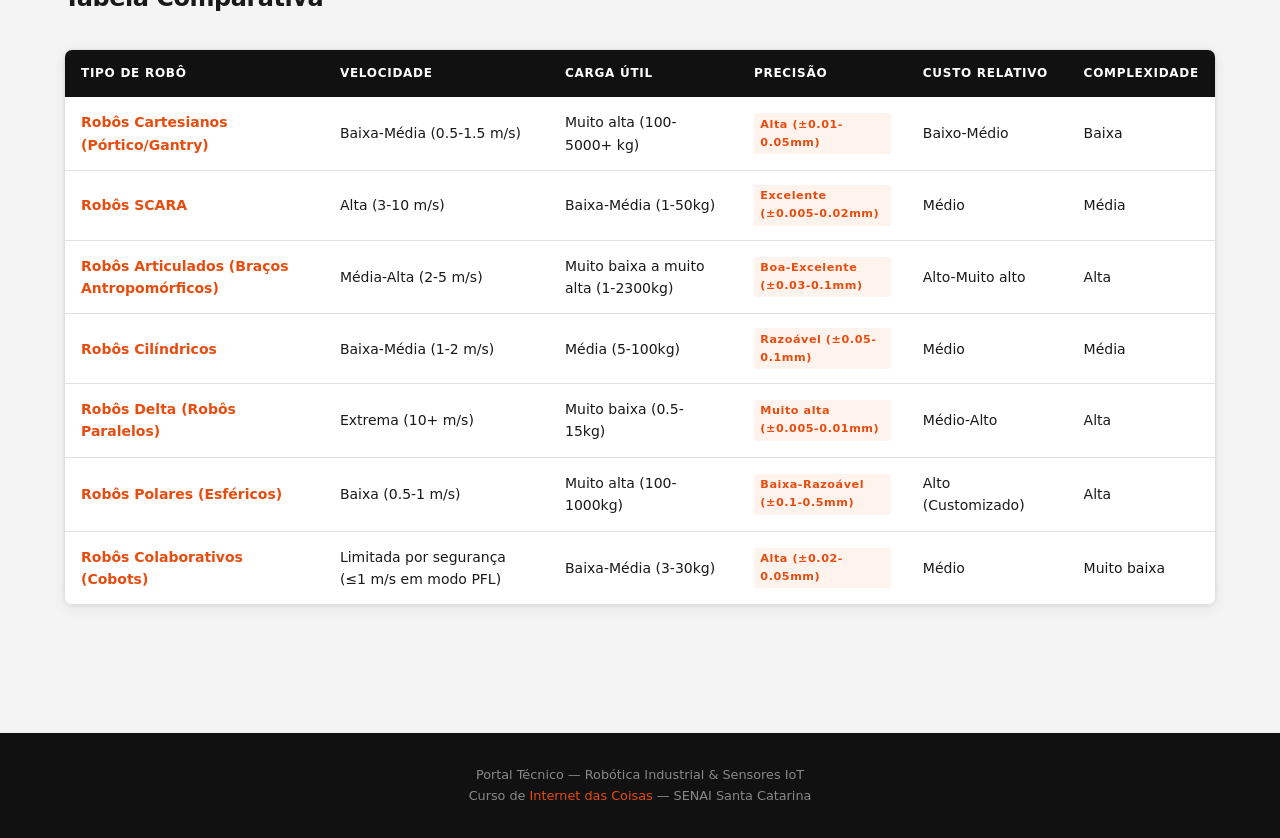
<file: robots.html>
<!DOCTYPE html>
<html lang="pt-BR">
<head>
  <meta charset="UTF-8" />
  <meta name="viewport" content="width=device-width, initial-scale=1.0" />
  <title>Catálogo de Robôs Industriais – Portal Técnico</title>
  <link rel="stylesheet" href="css/style.css" />
</head>
<body>

<nav>
  <div class="nav-inner">
    <a class="nav-logo" href="index.html">
      <div class="nav-logo-icon">⚙</div>
      Portal<span>Técnico</span>
    </a>
    <button class="hamburger" id="hamburger" aria-label="Menu">☰</button>
    <ul class="nav-links" id="nav-links">
      <li><a href="index.html"> Home</a></li>
      <li><a href="robots.html" class="active"> Catálogo de Robôs</a></li>
      <li><a href="sensors.html"> Sensores IoT</a></li>
      <li><a href="desafios.html"> Desafios & Vídeos</a></li>
      <li><a href="arduino-esp.html"> Arduino & ESP</a></li>
      <li><a href="questoes.html"> Questões SAEP/ENEM</a></li>
    </ul>
  </div>
</nav>

<div class="page-header">
  <div class="container">
    <h1>Catálogo de Robôs Industriais</h1>
    <p>Sete arquiteturas de robôs industriais com especificações técnicas, princípios de funcionamento, aplicações e integração IoT.</p>
  </div>
</div>

<main class="container">

  <!-- CARDS -->
  <div class="grid-3" id="robots-grid"></div>

  <!-- COMPARATIVE TABLE -->
  <section class="section" style="padding-top: 2rem;">
    <div class="section-head">
      <h2>Tabela Comparativa</h2>
    </div>
    <div class="table-wrap">
      <table>
        <thead>
          <tr>
            <th>Tipo de Robô</th>
            <th>Velocidade</th>
            <th>Carga Útil</th>
            <th>Precisão</th>
            <th>Custo Relativo</th>
            <th>Complexidade</th>
          </tr>
        </thead>
        <tbody id="robots-table"></tbody>
      </table>
    </div>
  </section>

</main>

<footer>
  <p>Portal Técnico &mdash; Robótica Industrial &amp; Sensores IoT<br>
  Curso de <span>Internet das Coisas</span> &mdash; SENAI Santa Catarina</p>
</footer>

<script src="js/data.js"></script>
<script>
  document.getElementById('hamburger').addEventListener('click', () => {
    document.getElementById('nav-links').classList.toggle('open');
  });

  const grid = document.getElementById('robots-grid');
  const tbody = document.getElementById('robots-table');

  robots.forEach(r => {
    grid.innerHTML += `
      <div class="card">
        <img class="card-img" src="${r.image}" alt="${r.name}" />
        <div class="card-body">
          <div class="card-badge">Robô Industrial</div>
          <div class="card-title">${r.name}</div>
          <div class="card-desc">${r.concept}</div>
          <a class="card-link" href="robot-detail.html?id=${r.id}">Ver especificações →</a>
        </div>
      </div>`;

    tbody.innerHTML += `
      <tr>
        <td><a href="robot-detail.html?id=${r.id}">${r.name}</a></td>
        <td>${r.specs.speed}</td>
        <td>${r.specs.payload}</td>
        <td><span class="tag">${r.specs.precision}</span></td>
        <td>${r.specs.relativeCost}</td>
        <td>${r.specs.implementationComplexity}</td>
      </tr>`;
  });
</script>
</body>
</html>
</file>
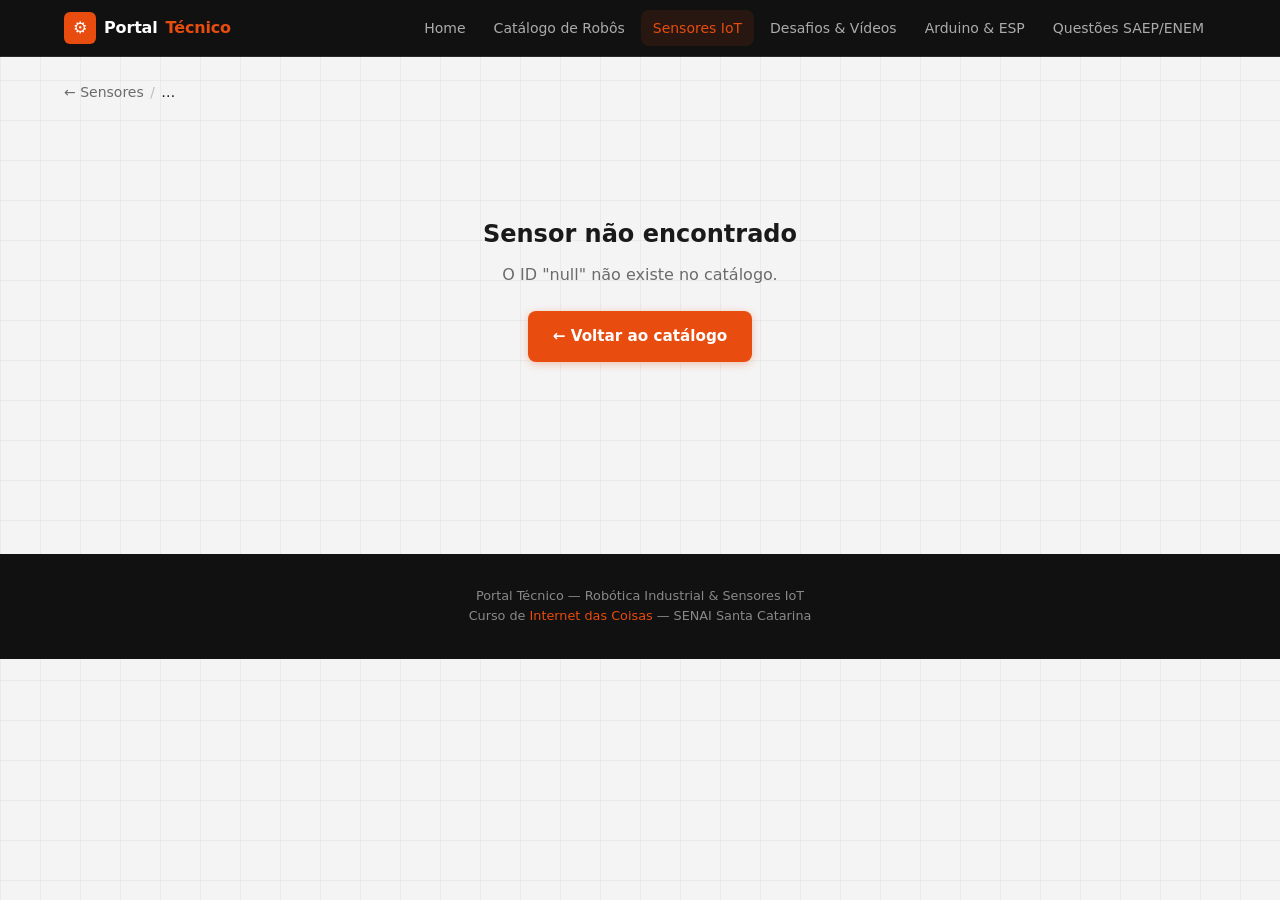
<file: sensor-detail.html>
<!DOCTYPE html>
<html lang="pt-BR">
<head>
  <meta charset="UTF-8" />
  <meta name="viewport" content="width=device-width, initial-scale=1.0" />
  <title>Sensor – Portal Técnico</title>
  <link rel="stylesheet" href="css/style.css" />
</head>
<body>

<nav>
  <div class="nav-inner">
    <a class="nav-logo" href="index.html">
      <div class="nav-logo-icon">⚙</div>
      Portal<span>Técnico</span>
    </a>
    <button class="hamburger" id="hamburger" aria-label="Menu">☰</button>
    <ul class="nav-links" id="nav-links">
      <li><a href="index.html">Home</a></li>
      <li><a href="robots.html"> Catálogo de Robôs</a></li>
      <li><a href="sensors.html" class="active"> Sensores IoT</a></li>
      <li><a href="desafios.html"> Desafios & Vídeos</a></li>
      <li><a href="arduino-esp.html"> Arduino & ESP</a></li>
      <li><a href="questoes.html"> Questões SAEP/ENEM</a></li>
    </ul>
  </div>
</nav>

<main class="container" style="padding-top:1.5rem; padding-bottom:3rem;">
  <div class="breadcrumb">
    <a href="sensors.html">← Sensores</a>
    <span class="sep">/</span>
    <span class="current" id="bc-name">…</span>
  </div>

  <div id="content"></div>
</main>

<footer>
  <p>Portal Técnico &mdash; Robótica Industrial &amp; Sensores IoT<br>
  Curso de <span>Internet das Coisas</span> &mdash; SENAI Santa Catarina</p>
</footer>

<script src="js/data.js"></script>
<script>
  document.getElementById('hamburger').addEventListener('click', () => {
    document.getElementById('nav-links').classList.toggle('open');
  });

  const params = new URLSearchParams(location.search);
  const id = params.get('id');
  const sensor = sensors.find(s => s.id === id);
  const content = document.getElementById('content');

  if (!sensor) {
    content.innerHTML = `<div class="not-found"><h2>Sensor não encontrado</h2><p>O ID "${id}" não existe no catálogo.</p><a class="btn btn-primary" href="sensors.html">← Voltar ao catálogo</a></div>`;
  } else {
    document.title = `${sensor.name} – Portal Técnico`;
    document.getElementById('bc-name').textContent = sensor.name;

    // Build specs dl items
    let specsHtml = '';
    if (sensor.specs.range) {
      specsHtml += `<div class="spec-item"><dt>Range de Medição</dt><dd>${sensor.specs.range}</dd></div>`;
    }
    if (sensor.specs.accuracy) {
      specsHtml += `<div class="spec-item"><dt>Precisão</dt><dd>${sensor.specs.accuracy}</dd></div>`;
    }
    specsHtml += `<div class="spec-item" style="grid-column:span 2"><dt>Tensão de Operação</dt><dd class="highlight">${sensor.specs.operatingVoltage}</dd></div>`;
    if (sensor.specs.other) {
      specsHtml += `<div class="spec-item" style="grid-column:span 2"><dt>Detalhes Adicionais</dt><dd>${sensor.specs.other}</dd></div>`;
    }

    // Escape code for HTML
    const safeCode = sensor.codeExample
      .replace(/&/g, '&amp;')
      .replace(/</g, '&lt;')
      .replace(/>/g, '&gt;');

    content.innerHTML = `
      <div class="detail-layout">

        <!-- LEFT COLUMN -->
        <div>
          <img class="detail-img" src="${sensor.image}" alt="${sensor.name}" />

          <div class="detail-hero">
            <div class="card-badge">${sensor.category}</div>
            <h1>${sensor.name}</h1>
            <div class="signal-badge">⚡ Sinal: ${sensor.signalType}</div>
            <p class="subtitle">${sensor.concept}</p>
          </div>

          <div style="margin: 2rem 0;">
            <div class="section-title">Princípio de Funcionamento</div>
            <div class="principle-box">${sensor.workingPrinciple}</div>
          </div>

          <!-- Code Example -->
          <div class="code-block-wrap">
            <div class="code-header">
              <span>💻</span>
              <span>Exemplo de Código – Arduino / C++</span>
            </div>
            <pre><code>${safeCode}</code></pre>
          </div>
        </div>

        <!-- RIGHT SIDEBAR -->
        <div>
          <div class="specs-card">
            <h3>📡 Especificações Técnicas</h3>
            <dl class="specs-grid">${specsHtml}</dl>

            <div class="sidebar-section">
              <h3>Aplicações Principais</h3>
              <ul class="app-list">${sensor.applications.map(a => `<li>${a}</li>`).join('')}</ul>
            </div>

            <div class="sidebar-section">
              <h3>Modelos Comerciais</h3>
              <div class="model-tags">${sensor.models.map(m => `<span class="model-tag">${m}</span>`).join('')}</div>
            </div>
          </div>

          <div style="margin-top:1rem;">
            <a href="sensors.html" class="btn btn-outline" style="width:100%;justify-content:center;">← Voltar ao catálogo</a>
          </div>
        </div>
      </div>`;
  }
</script>
</body>
</html>
</file>
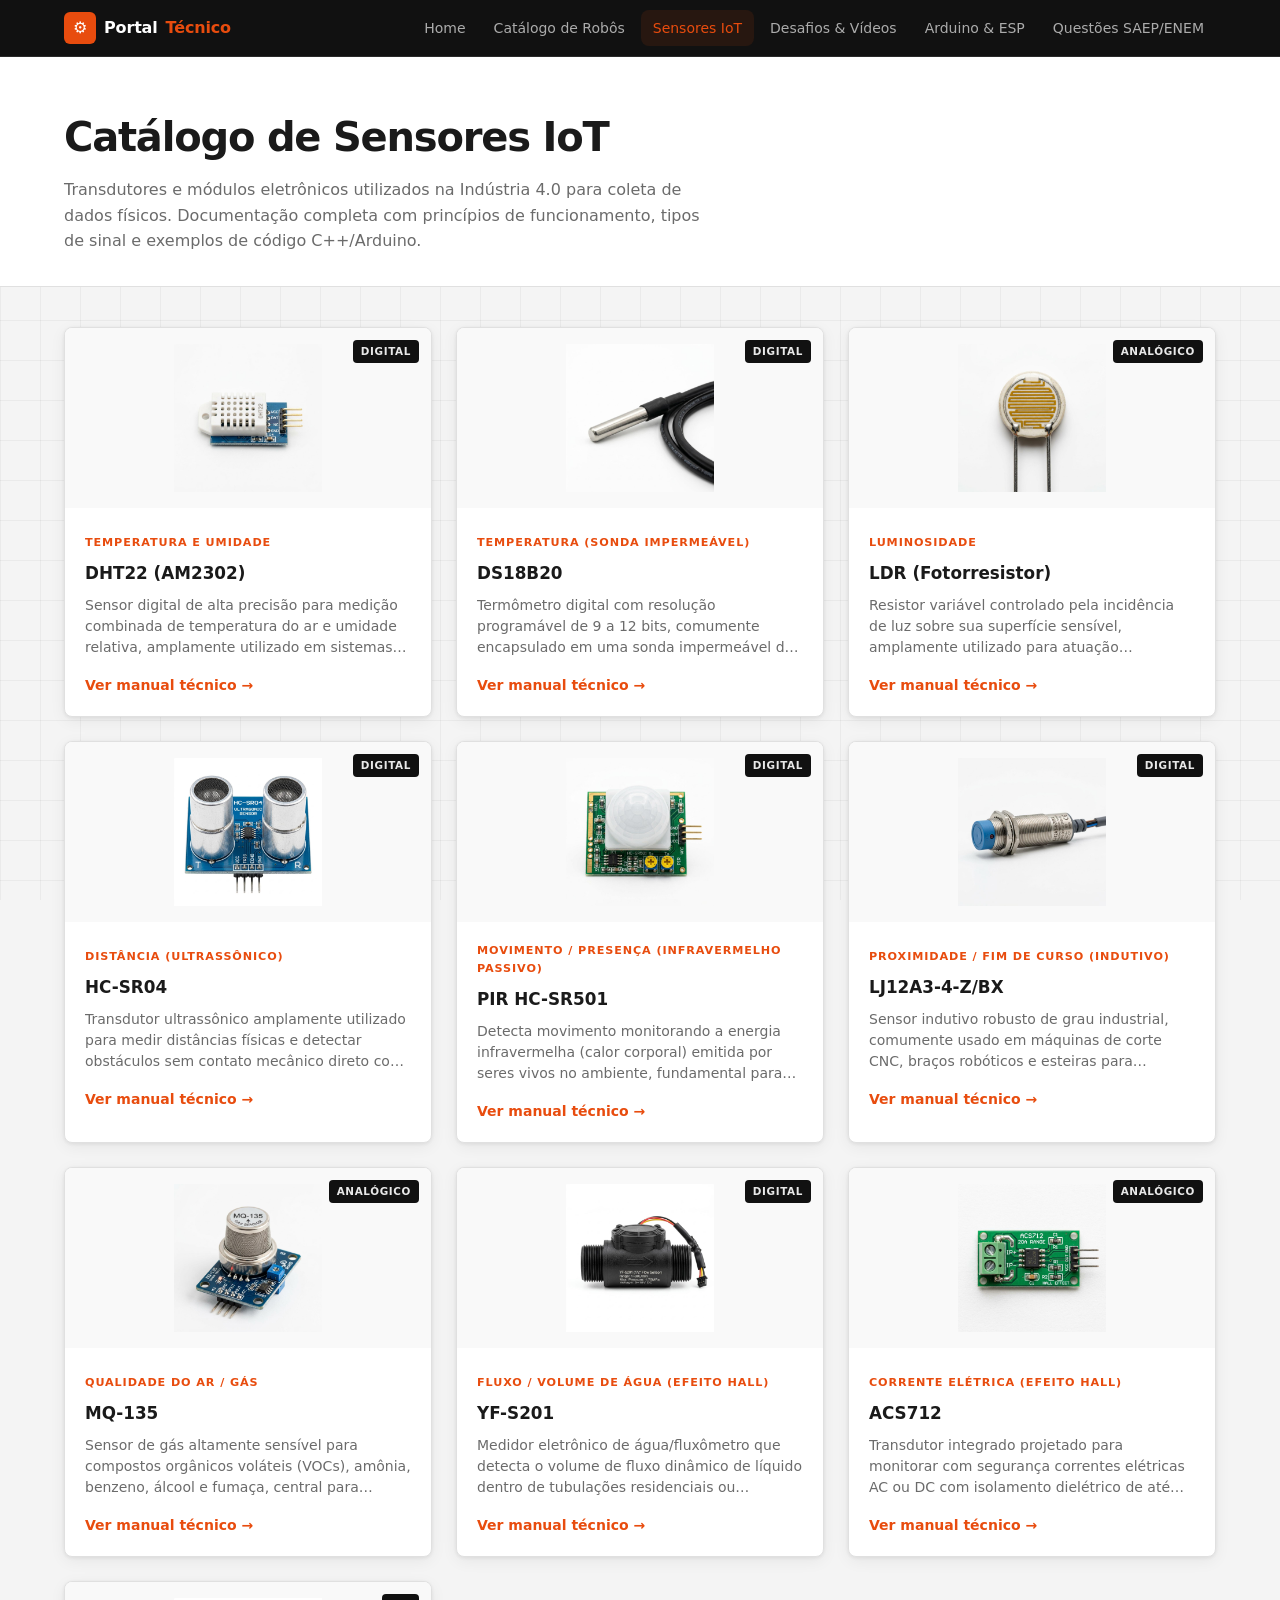
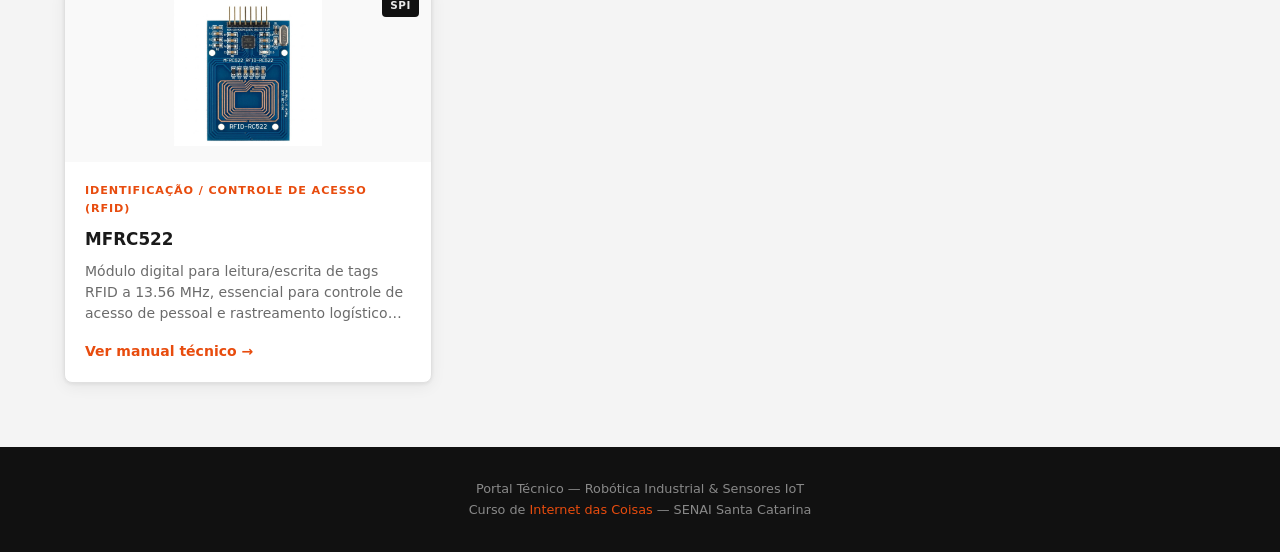
<file: sensors.html>
<!DOCTYPE html>
<html lang="pt-BR">
<head>
  <meta charset="UTF-8" />
  <meta name="viewport" content="width=device-width, initial-scale=1.0" />
  <title>Catálogo de Sensores IoT – Portal Técnico</title>
  <link rel="stylesheet" href="css/style.css" />
</head>
<body>

<nav>
  <div class="nav-inner">
    <a class="nav-logo" href="index.html">
      <div class="nav-logo-icon">⚙</div>
      Portal<span>Técnico</span>
    </a>
    <button class="hamburger" id="hamburger" aria-label="Menu">☰</button>
    <ul class="nav-links" id="nav-links">
      <li><a href="index.html"> Home</a></li>
      <li><a href="robots.html"> Catálogo de Robôs</a></li>
      <li><a href="sensors.html" class="active"> Sensores IoT</a></li>
      <li><a href="desafios.html"> Desafios & Vídeos</a></li>
      <li><a href="arduino-esp.html"> Arduino & ESP</a></li>
      <li><a href="questoes.html"> Questões SAEP/ENEM</a></li>
    </ul>
  </div>
</nav>

<div class="page-header">
  <div class="container">
    <h1>Catálogo de Sensores IoT</h1>
    <p>Transdutores e módulos eletrônicos utilizados na Indústria 4.0 para coleta de dados físicos. Documentação completa com princípios de funcionamento, tipos de sinal e exemplos de código C++/Arduino.</p>
  </div>
</div>

<main class="container">
  <div class="grid-3" id="sensors-grid"></div>
</main>

<footer>
  <p>Portal Técnico &mdash; Robótica Industrial &amp; Sensores IoT<br>
  Curso de <span>Internet das Coisas</span> &mdash; SENAI Santa Catarina</p>
</footer>

<script src="js/data.js"></script>
<script>
  document.getElementById('hamburger').addEventListener('click', () => {
    document.getElementById('nav-links').classList.toggle('open');
  });

  const grid = document.getElementById('sensors-grid');
  sensors.forEach(s => {
    grid.innerHTML += `
      <div class="card">
        <div style="position:relative;">
          <img class="card-img" src="${s.image}" alt="${s.name}" />
          <span style="position:absolute;top:0.75rem;right:0.75rem;background:#111;color:#e8e8e8;font-size:0.65rem;font-weight:700;text-transform:uppercase;letter-spacing:0.06em;padding:0.2rem 0.5rem;border-radius:4px;">${s.signalType.split(' ')[0]}</span>
        </div>
        <div class="card-body">
          <div class="card-badge">${s.category}</div>
          <div class="card-title">${s.name}</div>
          <div class="card-desc">${s.concept}</div>
          <a class="card-link" href="sensor-detail.html?id=${s.id}">Ver manual técnico →</a>
        </div>
      </div>`;
  });
</script>
</body>
</html>
</file>
<file: css/style.css>
/* ===== RESET & BASE ===== */
*, *::before, *::after { box-sizing: border-box; margin: 0; padding: 0; }

:root {
  --primary: #e84c0e;
  --primary-dark: #c43c08;
  --bg: #f4f4f4;
  --bg-card: #ffffff;
  --text: #1a1a1a;
  --text-muted: #6b6b6b;
  --border: #e0e0e0;
  --code-bg: #111111;
  --code-text: #e8e8e8;
  --nav-bg: #111111;
  --nav-text: #ffffff;
  --accent-bg: #fff3ee;
  --radius: 8px;
  --shadow: 0 1px 4px rgba(0,0,0,0.08), 0 4px 16px rgba(0,0,0,0.06);
}

html { font-size: 16px; scroll-behavior: smooth; }

body {
  font-family: 'Inter', system-ui, -apple-system, sans-serif;
  background-color: var(--bg);
  color: var(--text);
  line-height: 1.6;
  min-height: 100vh;
}

/* Grid background */
body::before {
  content: '';
  position: fixed;
  inset: 0;
  z-index: -1;
  background-image:
    linear-gradient(rgba(0,0,0,0.04) 1px, transparent 1px),
    linear-gradient(90deg, rgba(0,0,0,0.04) 1px, transparent 1px);
  background-size: 40px 40px;
  pointer-events: none;
}

a { color: var(--primary); text-decoration: none; }
a:hover { text-decoration: underline; }

img { max-width: 100%; display: block; }

/* ===== NAV ===== */
nav {
  background: var(--nav-bg);
  position: sticky;
  top: 0;
  z-index: 100;
  border-bottom: 1px solid #2a2a2a;
}

.nav-inner {
  max-width: 1200px;
  margin: 0 auto;
  padding: 0 1.5rem;
  display: flex;
  align-items: center;
  justify-content: space-between;
  height: 56px;
}

.nav-logo {
  display: flex;
  align-items: center;
  gap: 0.5rem;
  text-decoration: none;
  color: var(--nav-text);
  font-weight: 700;
  font-size: 1rem;
  letter-spacing: -0.01em;
}

.nav-logo-icon {
  width: 32px;
  height: 32px;
  background: var(--primary);
  border-radius: 6px;
  display: flex;
  align-items: center;
  justify-content: center;
  font-size: 16px;
}

.nav-logo span { color: var(--primary); }

.nav-links {
  display: flex;
  gap: 0.25rem;
  list-style: none;
}

.nav-links a {
  color: rgba(255,255,255,0.65);
  text-decoration: none;
  font-size: 0.875rem;
  padding: 0.4rem 0.75rem;
  border-radius: var(--radius);
  transition: color 0.15s, background 0.15s;
  display: flex;
  align-items: center;
  gap: 0.4rem;
}

.nav-links a:hover { color: #fff; background: rgba(255,255,255,0.08); }
.nav-links a.active { color: var(--primary); background: rgba(232,76,14,0.1); }

.hamburger {
  display: none;
  background: none;
  border: none;
  color: #fff;
  font-size: 1.5rem;
  cursor: pointer;
  padding: 0.4rem;
}

/* ===== CONTAINER ===== */
.container { max-width: 1200px; margin: 0 auto; padding: 0 1.5rem; }
.section { padding: 4rem 0; }

/* ===== HERO ===== */
.hero {
  padding: 5rem 0 4rem;
  text-align: center;
}

.hero-badge {
  display: inline-block;
  background: var(--accent-bg);
  color: var(--primary);
  border: 1px solid rgba(232,76,14,0.25);
  border-radius: 999px;
  font-size: 0.8rem;
  font-weight: 600;
  letter-spacing: 0.03em;
  padding: 0.3rem 1rem;
  margin-bottom: 1.5rem;
  text-transform: uppercase;
}

.hero h1 {
  font-size: clamp(2.2rem, 5vw, 3.5rem);
  font-weight: 800;
  line-height: 1.1;
  letter-spacing: -0.03em;
  margin-bottom: 1rem;
  color: var(--text);
}

.hero p {
  font-size: 1.125rem;
  color: var(--text-muted);
  max-width: 600px;
  margin: 0 auto 2.5rem;
}

.hero-actions {
  display: flex;
  gap: 1rem;
  justify-content: center;
  flex-wrap: wrap;
}

/* ===== BUTTONS ===== */
.btn {
  display: inline-flex;
  align-items: center;
  gap: 0.5rem;
  padding: 0.75rem 1.5rem;
  border-radius: var(--radius);
  font-weight: 600;
  font-size: 0.95rem;
  cursor: pointer;
  border: 1px solid transparent;
  transition: background 0.15s, transform 0.1s, box-shadow 0.15s;
  text-decoration: none;
}

.btn:hover { transform: translateY(-1px); text-decoration: none; }

.btn-primary {
  background: var(--primary);
  color: #fff;
  box-shadow: 0 2px 8px rgba(232,76,14,0.3);
}
.btn-primary:hover { background: var(--primary-dark); box-shadow: 0 4px 12px rgba(232,76,14,0.4); }

.btn-outline {
  background: #fff;
  color: var(--text);
  border-color: var(--border);
}
.btn-outline:hover { background: var(--bg); border-color: #c0c0c0; }

/* ===== CARDS ===== */
.card {
  background: var(--bg-card);
  border: 1px solid var(--border);
  border-radius: var(--radius);
  box-shadow: var(--shadow);
  overflow: hidden;
  transition: transform 0.15s, box-shadow 0.15s;
}

.card:hover { transform: translateY(-3px); box-shadow: 0 2px 8px rgba(0,0,0,0.1), 0 8px 32px rgba(0,0,0,0.1); }

.card-img {
  width: 100%;
  height: 180px;
  object-fit: contain;
  background: #f9f9f9;
  padding: 1rem;
}

.card-body { padding: 1.25rem; }

.card-badge {
  display: inline-block;
  font-size: 0.7rem;
  font-weight: 700;
  letter-spacing: 0.08em;
  text-transform: uppercase;
  color: var(--primary);
  margin-bottom: 0.5rem;
}

.card-title {
  font-size: 1.05rem;
  font-weight: 700;
  margin-bottom: 0.5rem;
  color: var(--text);
}

.card-desc {
  font-size: 0.875rem;
  color: var(--text-muted);
  line-height: 1.5;
  display: -webkit-box;
  -webkit-line-clamp: 3;
  -webkit-box-orient: vertical;
  overflow: hidden;
}

.card-link {
  display: flex;
  align-items: center;
  gap: 0.3rem;
  font-size: 0.875rem;
  font-weight: 600;
  color: var(--primary);
  margin-top: 1rem;
  text-decoration: none;
}
.card-link:hover { text-decoration: underline; }

/* ===== GRID ===== */
.grid-3 {
  display: grid;
  grid-template-columns: repeat(auto-fill, minmax(300px, 1fr));
  gap: 1.5rem;
}

/* ===== PAGE HEADER ===== */
.page-header {
  padding: 3rem 0 2rem;
  border-bottom: 1px solid var(--border);
  background: var(--bg-card);
  margin-bottom: 2.5rem;
}

.page-header h1 {
  font-size: clamp(1.8rem, 4vw, 2.5rem);
  font-weight: 800;
  letter-spacing: -0.03em;
  margin-bottom: 0.5rem;
}

.page-header p {
  color: var(--text-muted);
  font-size: 1rem;
  max-width: 640px;
}

/* ===== BREADCRUMB ===== */
.breadcrumb {
  display: flex;
  align-items: center;
  gap: 0.4rem;
  font-size: 0.875rem;
  color: var(--text-muted);
  margin-bottom: 2rem;
}

.breadcrumb a { color: var(--text-muted); }
.breadcrumb a:hover { color: var(--primary); }
.breadcrumb .sep { opacity: 0.4; }
.breadcrumb .current { color: var(--text); font-weight: 500; }

/* ===== DETAIL PAGE ===== */
.detail-layout {
  display: grid;
  grid-template-columns: 1fr 380px;
  gap: 2.5rem;
  align-items: start;
}

.detail-img {
  width: 100%;
  border-radius: var(--radius);
  border: 1px solid var(--border);
  background: #f9f9f9;
  padding: 1.5rem;
  max-height: 320px;
  object-fit: contain;
  margin-bottom: 2rem;
}

.detail-hero h1 {
  font-size: clamp(1.6rem, 3vw, 2.2rem);
  font-weight: 800;
  letter-spacing: -0.03em;
  margin-bottom: 0.75rem;
}

.detail-hero .subtitle {
  color: var(--text-muted);
  font-size: 1rem;
  margin-bottom: 1.5rem;
}

.signal-badge {
  display: inline-flex;
  align-items: center;
  gap: 0.4rem;
  background: #111;
  color: #e8e8e8;
  font-family: 'Courier New', monospace;
  font-size: 0.8rem;
  padding: 0.35rem 0.75rem;
  border-radius: 999px;
  margin-bottom: 1rem;
}

.section-title {
  font-size: 1rem;
  font-weight: 700;
  letter-spacing: 0.02em;
  margin-bottom: 1rem;
  display: flex;
  align-items: center;
  gap: 0.5rem;
}

.section-title::before {
  content: '';
  display: inline-block;
  width: 3px;
  height: 1em;
  background: var(--primary);
  border-radius: 2px;
}

.principle-box {
  background: var(--bg);
  border: 1px solid var(--border);
  border-left: 3px solid var(--primary);
  border-radius: var(--radius);
  padding: 1.25rem;
  margin-bottom: 2rem;
  font-size: 0.9rem;
  line-height: 1.7;
  color: var(--text);
}

/* ===== SPECS SIDEBAR ===== */
.specs-card {
  background: var(--bg-card);
  border: 1px solid var(--border);
  border-radius: var(--radius);
  padding: 1.5rem;
  box-shadow: var(--shadow);
}

.specs-card h3 {
  font-size: 0.875rem;
  font-weight: 700;
  letter-spacing: 0.06em;
  text-transform: uppercase;
  color: var(--text-muted);
  margin-bottom: 1rem;
  display: flex;
  align-items: center;
  gap: 0.4rem;
}

.specs-grid { display: grid; grid-template-columns: 1fr 1fr; gap: 1rem; margin-bottom: 1.5rem; }
.spec-item dt { font-size: 0.7rem; font-weight: 700; text-transform: uppercase; letter-spacing: 0.08em; color: var(--text-muted); margin-bottom: 0.25rem; }
.spec-item dd { font-size: 0.875rem; font-weight: 600; color: var(--text); }
.spec-item dd.highlight { color: var(--primary); }

.sidebar-section { margin-top: 1.5rem; border-top: 1px solid var(--border); padding-top: 1.25rem; }
.sidebar-section h3 { font-size: 0.75rem; font-weight: 700; text-transform: uppercase; letter-spacing: 0.08em; color: var(--text-muted); margin-bottom: 0.75rem; }

.app-list { list-style: none; }
.app-list li {
  display: flex;
  align-items: flex-start;
  gap: 0.5rem;
  font-size: 0.85rem;
  color: var(--text);
  padding: 0.3rem 0;
}
.app-list li::before { content: '●'; color: var(--primary); font-size: 0.5rem; margin-top: 0.45em; flex-shrink: 0; }

.model-tags { display: flex; flex-wrap: wrap; gap: 0.4rem; }
.model-tag {
  background: var(--bg);
  border: 1px solid var(--border);
  font-family: 'Courier New', monospace;
  font-size: 0.75rem;
  padding: 0.2rem 0.5rem;
  border-radius: 4px;
  color: var(--text);
}

/* ===== CODE BLOCK ===== */
.code-block-wrap {
  margin: 2rem 0;
}

.code-block-wrap .code-header {
  background: #1e1e1e;
  color: rgba(255,255,255,0.6);
  font-family: 'Courier New', monospace;
  font-size: 0.75rem;
  padding: 0.5rem 1rem;
  border-radius: var(--radius) var(--radius) 0 0;
  display: flex;
  align-items: center;
  gap: 0.4rem;
}

pre {
  background: var(--code-bg);
  color: var(--code-text);
  font-family: 'Courier New', 'Consolas', monospace;
  font-size: 0.825rem;
  line-height: 1.65;
  padding: 1.25rem;
  border-radius: 0 0 var(--radius) var(--radius);
  overflow-x: auto;
  white-space: pre;
  word-break: normal;
}

/* ===== EXTRA SECTIONS ===== */
.extra-section {
  background: var(--bg-card);
  border: 1px solid var(--border);
  border-radius: var(--radius);
  padding: 1.5rem;
  margin-bottom: 1.25rem;
}

.extra-section h3 {
  font-size: 1rem;
  font-weight: 700;
  margin-bottom: 0.75rem;
  color: var(--text);
}

.extra-section ul { list-style: none; }
.extra-section ul li {
  font-size: 0.9rem;
  color: var(--text);
  line-height: 1.6;
  padding: 0.3rem 0;
  padding-left: 1rem;
  position: relative;
}
.extra-section ul li::before { content: '→'; position: absolute; left: 0; color: var(--primary); }

/* ===== TABLE ===== */
.table-wrap { overflow-x: auto; border-radius: var(--radius); border: 1px solid var(--border); box-shadow: var(--shadow); }

table {
  width: 100%;
  border-collapse: collapse;
  background: var(--bg-card);
  font-size: 0.875rem;
}

thead tr { background: #111; color: #fff; }
thead th {
  padding: 0.875rem 1rem;
  text-align: left;
  font-size: 0.75rem;
  font-weight: 700;
  letter-spacing: 0.06em;
  text-transform: uppercase;
  white-space: nowrap;
}

tbody tr { border-bottom: 1px solid var(--border); transition: background 0.1s; }
tbody tr:last-child { border-bottom: none; }
tbody tr:hover { background: #f9f9f9; }

td {
  padding: 0.875rem 1rem;
  vertical-align: middle;
  color: var(--text);
}

td:first-child { font-weight: 600; }

td .tag {
  display: inline-block;
  background: var(--accent-bg);
  color: var(--primary);
  font-size: 0.7rem;
  font-weight: 700;
  padding: 0.15rem 0.4rem;
  border-radius: 3px;
  letter-spacing: 0.05em;
}

/* ===== INFO GRID (home) ===== */
.info-grid { display: grid; grid-template-columns: 1fr 1fr; gap: 2rem; }

.info-card {
  background: var(--bg-card);
  border: 1px solid var(--border);
  border-radius: var(--radius);
  padding: 2rem;
}

.info-card h2 {
  font-size: 1.25rem;
  font-weight: 700;
  margin-bottom: 0.75rem;
  display: flex;
  align-items: center;
  gap: 0.5rem;
}

.info-card h2 .icon { color: var(--primary); }

.info-card p {
  font-size: 0.9rem;
  color: var(--text-muted);
  line-height: 1.7;
  margin-bottom: 0.75rem;
}

/* ===== SECTION DIVIDER ===== */
.section-head {
  display: flex;
  align-items: baseline;
  gap: 1rem;
  margin-bottom: 2rem;
}

.section-head h2 {
  font-size: 1.5rem;
  font-weight: 800;
  letter-spacing: -0.02em;
}

.section-head a {
  font-size: 0.875rem;
  font-weight: 600;
  color: var(--primary);
  margin-left: auto;
}

/* ===== FOOTER ===== */
footer {
  background: #111;
  color: rgba(255,255,255,0.5);
  text-align: center;
  padding: 2rem 1rem;
  font-size: 0.8rem;
  margin-top: 4rem;
}

footer span { color: var(--primary); }

/* ===== NOT FOUND ===== */
.not-found {
  text-align: center;
  padding: 5rem 1rem;
}

.not-found h2 { font-size: 1.5rem; margin-bottom: 0.5rem; }
.not-found p { color: var(--text-muted); margin-bottom: 1.5rem; }

/* ===== RESPONSIVE ===== */
@media (max-width: 900px) {
  .detail-layout { grid-template-columns: 1fr; }
  .info-grid { grid-template-columns: 1fr; }
}

@media (max-width: 640px) {
  .nav-links { display: none; flex-direction: column; position: absolute; top: 56px; left: 0; right: 0; background: #111; padding: 1rem; border-bottom: 1px solid #2a2a2a; }
  .nav-links.open { display: flex; }
  .hamburger { display: block; }
  .nav-inner { position: relative; }
  .hero { padding: 3rem 0 2rem; }
  .hero h1 { font-size: 2rem; }
  .hero-actions { flex-direction: column; align-items: stretch; }
  .btn { justify-content: center; }
  .specs-grid { grid-template-columns: 1fr; }
  .grid-3 { grid-template-columns: 1fr; }
  .section { padding: 2.5rem 0; }
}

/* ===== CHALLENGES & VIDEOS ===== */
.challenge-grid {
  display: grid;
  grid-template-columns: repeat(auto-fill, minmax(320px, 1fr));
  gap: 1.5rem;
}

.challenge-card {
  background: var(--bg-card);
  border: 1px solid var(--border);
  border-radius: var(--radius);
  box-shadow: var(--shadow);
  overflow: hidden;
  display: flex;
  flex-direction: column;
  transition: transform 0.15s, box-shadow 0.15s;
}

.challenge-card:hover { transform: translateY(-3px); box-shadow: 0 2px 8px rgba(0,0,0,0.1), 0 8px 32px rgba(0,0,0,0.1); }

.challenge-video { background: #111; aspect-ratio: 16 / 9; }

.video-player, .video-embed, .video-embed iframe, .video-placeholder {
  width: 100%;
  height: 100%;
  display: block;
  border: 0;
}

.video-player { background: #000; }

.video-placeholder {
  display: flex;
  flex-direction: column;
  align-items: center;
  justify-content: center;
  text-align: center;
  color: rgba(255,255,255,0.75);
  background: #1a1a1a;
  padding: 1.5rem;
}

.video-placeholder-icon { font-size: 2.5rem; margin-bottom: 0.5rem; }

.video-placeholder p { font-size: 0.9rem; margin-bottom: 0.5rem; }
.video-placeholder small { font-size: 0.75rem; color: rgba(255,255,255,0.5); }
.video-placeholder code { color: var(--primary); }

.challenge-body { padding: 1.5rem; display: flex; flex-direction: column; flex: 1; }
.challenge-icon { font-size: 1.5rem; margin-bottom: 0.5rem; }
.challenge-title { font-size: 1.15rem; font-weight: 700; margin-bottom: 0.5rem; color: var(--text); }
.challenge-summary { font-size: 0.875rem; color: var(--text-muted); line-height: 1.6; margin-bottom: 1.25rem; flex: 1; }
.challenge-actions { margin-top: auto; }

.video-wrapper { border-radius: var(--radius); overflow: hidden; border: 1px solid var(--border); background: #111; aspect-ratio: 16 / 9; margin-bottom: 0.75rem; }
.video-caption { font-size: 0.9rem; color: var(--text-muted); margin-bottom: 2rem; }

.circuit-frame { position: relative; border: 1px solid var(--border); border-radius: var(--radius); overflow: hidden; background: #f9f9f9; min-height: 240px; }
.circuit-frame img { width: 100%; height: auto; min-height: 240px; object-fit: contain; padding: 1rem; display: block; }
.circuit-overlay {
  position: absolute;
  inset: 0;
  display: none;
  flex-direction: column;
  align-items: center;
  justify-content: center;
  text-align: center;
  background: #f9f9f9;
  color: var(--text-muted);
  padding: 2rem;
}
.circuit-overlay p { font-size: 1rem; margin-bottom: 0.5rem; color: var(--text); }
.circuit-overlay small { font-size: 0.85rem; }
.circuit-overlay code { color: var(--primary); }

.detail-section { margin-bottom: 2.5rem; }
.detail-section:last-child { margin-bottom: 0; }

.rule-list, .wiring-list, .check-list { list-style: none; }
.rule-list li, .wiring-list li, .check-list li {
  font-size: 0.95rem;
  color: var(--text);
  padding: 0.6rem 0;
  padding-left: 1.5rem;
  position: relative;
  border-bottom: 1px solid var(--border);
}
.rule-list li:last-child, .wiring-list li:last-child, .check-list li:last-child { border-bottom: none; }
.rule-list li::before, .wiring-list li::before, .check-list li::before { content: '✓'; position: absolute; left: 0; color: var(--primary); font-weight: 700; }
.rule-list li::before { content: '→'; }

.code-header-row {
  display: flex;
  align-items: center;
  justify-content: space-between;
  flex-wrap: wrap;
  gap: 0.75rem;
  margin-bottom: 1rem;
}

.copy-code {
  display: inline-flex;
  align-items: center;
  gap: 0.4rem;
  background: var(--bg-card);
  border: 1px solid var(--border);
  color: var(--text);
  font-size: 0.85rem;
  font-weight: 600;
  padding: 0.4rem 0.75rem;
  border-radius: var(--radius);
  cursor: pointer;
  transition: background 0.15s, border-color 0.15s;
}

.copy-code:hover { background: var(--bg); border-color: #c0c0c0; }

.detail-sidebar .specs-card { margin-bottom: 1.5rem; }
.sidebar-text { font-size: 0.85rem; color: var(--text-muted); line-height: 1.6; }
.sidebar-text code { color: var(--primary); font-size: 0.8rem; }

@media (max-width: 640px) {
  .challenge-grid { grid-template-columns: 1fr; }
  .video-wrapper { aspect-ratio: 16 / 10; }
}



/* ===== Aba Arduino & ESP ===== */
.video-grid {
  display: grid;
  grid-template-columns: repeat(auto-fit, minmax(300px, 1fr));
  gap: 24px;
  margin-bottom: 48px;
}
.video-card {
  background: var(--card-bg, #fff);
  border: 1px solid var(--border, #e5e0d5);
  border-radius: 12px;
  overflow: hidden;
  box-shadow: 0 2px 8px rgba(0,0,0,.06);
  display: flex;
  flex-direction: column;
}
.video-card .video-embed iframe { aspect-ratio: 16/9; width: 100%; display: block; }
.video-card.shorts-card .video-embed iframe { aspect-ratio: 9/16; max-height: 520px; }
.video-card-body { padding: 16px 20px 20px; }
.video-card-tag {
  display: inline-block;
  font-size: 12px;
  font-weight: 700;
  text-transform: uppercase;
  letter-spacing: .5px;
  padding: 3px 10px;
  border-radius: 20px;
  background: var(--accent-soft, #eef2ff);
  color: var(--accent, #3b5bdb);
  margin-bottom: 8px;
}
.video-card-body h2 { font-size: 18px; margin: 0 0 6px; }
.video-card-body p { font-size: 14px; color: var(--muted, #666); margin: 0; }

/* Shorts: player vertical estreito e centralizado */
.video-card.shorts-card { max-width: 380px; margin: 0 auto; }
.video-card.shorts-card .video-embed { aspect-ratio: 9/16; }
.video-card.shorts-card .video-embed iframe { aspect-ratio: 9/16; height: 100%; }

/* ===== QUESTÕES SAEP / ENEM ===== */
.quiz-header {
  background: var(--nav-bg);
  color: var(--nav-text);
  padding: 3.5rem 0 4rem;
  border-bottom: 4px solid var(--primary);
}
.quiz-header .container { max-width: 900px; }
.quiz-kicker {
  color: var(--primary);
  font-size: 0.75rem;
  font-weight: 800;
  letter-spacing: 0.1em;
  text-transform: uppercase;
  margin-bottom: 0.75rem;
}
.quiz-header h1 { font-size: clamp(2rem, 5vw, 3.25rem); line-height: 1.1; margin-bottom: 0.75rem; }
.quiz-header p { color: rgba(255,255,255,0.7); font-size: 1.05rem; max-width: 680px; }
.quiz-summary { display: flex; flex-wrap: wrap; gap: 1.5rem; margin-top: 1.75rem; color: rgba(255,255,255,0.65); font-size: 0.85rem; }
.quiz-summary span { display: flex; align-items: baseline; gap: 0.35rem; }
.quiz-summary strong { color: var(--nav-text); font-size: 1.15rem; }
.quiz-main { max-width: 900px; padding-top: 2rem; padding-bottom: 4rem; }
.quiz-progress { position: sticky; top: 66px; z-index: 20; background: var(--bg-card); border: 1px solid var(--border); border-radius: var(--radius); box-shadow: var(--shadow); padding: 0.9rem 1rem; margin-bottom: 1.5rem; }
.quiz-progress-row { display: flex; justify-content: space-between; gap: 1rem; font-size: 0.8rem; margin-bottom: 0.55rem; }
.quiz-progress-row span { color: var(--text-muted); }
.quiz-progress-track { height: 6px; overflow: hidden; border-radius: 99px; background: var(--border); }
.quiz-progress-track div { width: 0; height: 100%; background: var(--primary); transition: width 0.2s ease; }
.quiz-question { background: var(--bg-card); border: 1px solid var(--border); border-left: 4px solid var(--text); border-radius: var(--radius); box-shadow: var(--shadow); padding: 1.75rem; margin-bottom: 1.25rem; scroll-margin-top: 150px; transition: border-color 0.2s, box-shadow 0.2s; }
.quiz-question.needs-answer { border-color: var(--primary); box-shadow: 0 0 0 3px rgba(232,76,14,0.14); }
.quiz-question-head { display: flex; align-items: center; gap: 0.75rem; margin-bottom: 1rem; }
.quiz-number { display: grid; place-items: center; width: 34px; height: 34px; border-radius: 50%; background: var(--text); color: var(--nav-text); font-size: 0.75rem; font-weight: 800; }
.quiz-topic { color: var(--primary); font-size: 0.75rem; font-weight: 800; letter-spacing: 0.06em; text-transform: uppercase; }
.quiz-context { color: var(--text-muted); font-size: 0.95rem; line-height: 1.7; margin-bottom: 0.75rem; }
.quiz-code { margin: 1rem 0 1.25rem; overflow: hidden; border: 1px solid #2f343c; border-radius: 6px; background: #15181d; color: #f4f4f4; }
.quiz-code figcaption { padding: 0.55rem 0.85rem; border-bottom: 1px solid #2f343c; color: #ff7842; font-size: 0.7rem; font-weight: 800; letter-spacing: 0.08em; text-transform: uppercase; }
.quiz-code pre { overflow-x: auto; margin: 0; padding: 1rem; font: 0.88rem/1.6 Consolas, Monaco, 'Courier New', monospace; white-space: pre; tab-size: 2; }
.quiz-code code { font: inherit; }
.quiz-prompt { font-size: 1.05rem; line-height: 1.55; margin-bottom: 1.25rem; }
.quiz-options { display: grid; gap: 0.65rem; border: 0; min-width: 0; }
.quiz-option { display: grid; grid-template-columns: 32px 1fr; align-items: center; gap: 0.75rem; min-height: 58px; padding: 0.7rem 0.9rem; border: 1px solid var(--border); border-radius: 6px; cursor: pointer; transition: border-color 0.15s, background 0.15s; }
.quiz-option:hover { border-color: var(--primary); background: var(--accent-bg); }
.quiz-option:has(input:checked) { border-color: var(--primary); background: var(--accent-bg); box-shadow: inset 3px 0 0 var(--primary); }
.quiz-option input { position: absolute; opacity: 0; pointer-events: none; }
.option-letter { display: grid; place-items: center; width: 30px; height: 30px; border: 1px solid var(--border); border-radius: 50%; background: var(--bg); color: var(--text); font-weight: 800; font-size: 0.78rem; }
.quiz-option:has(input:checked) .option-letter { background: var(--primary); border-color: var(--primary); color: var(--nav-text); }
.option-text { font-size: 0.9rem; line-height: 1.5; }
.quiz-option.is-correct { border-color: #25824a; background: #eef9f1; box-shadow: inset 3px 0 0 #25824a; }
.quiz-option.is-correct .option-letter { color: #fff; background: #25824a; border-color: #25824a; }
.quiz-option.is-wrong { border-color: #b8382e; background: #fff0ef; box-shadow: inset 3px 0 0 #b8382e; }
.quiz-option.is-wrong .option-letter { color: #fff; background: #b8382e; border-color: #b8382e; }
.quiz-feedback { display: none; margin-top: 1rem; padding: 0.9rem 1rem; border-radius: 6px; font-size: 0.85rem; line-height: 1.55; }
.quiz-feedback.show { display: grid; gap: 0.2rem; }
.quiz-feedback.correct { color: #185b34; background: #e8f6ed; }
.quiz-feedback.incorrect { color: #7c2923; background: #fdecea; }
.quiz-submit-wrap { display: flex; align-items: center; justify-content: space-between; gap: 1rem; background: var(--text); color: var(--nav-text); border-radius: var(--radius); padding: 1.25rem 1.5rem; margin-top: 2rem; }
.quiz-submit-wrap p { color: rgba(255,255,255,0.65); font-size: 0.85rem; }
.quiz-result { display: grid; grid-template-columns: auto 1fr auto; align-items: center; gap: 2rem; background: var(--bg-card); border-top: 4px solid var(--primary); box-shadow: var(--shadow); padding: 1.5rem; margin-top: 1.25rem; }
.quiz-result > div { display: grid; }
.quiz-result-label { color: var(--text-muted); font-size: 0.7rem; font-weight: 800; text-transform: uppercase; letter-spacing: 0.08em; }
.quiz-result strong { color: var(--primary); font-size: 2.25rem; line-height: 1.1; }
.quiz-result span:last-child { color: var(--text-muted); font-size: 0.8rem; }
.quiz-result p { font-size: 0.9rem; color: var(--text-muted); }
@media (max-width: 1050px) {
  .nav-inner { height: auto; min-height: 56px; }
  .nav-links a { padding-inline: 0.5rem; font-size: 0.78rem; }
}
@media (max-width: 760px) {
  .nav-links { display: none; flex-direction: column; position: absolute; top: 56px; left: 0; right: 0; background: #111; padding: 1rem; border-bottom: 1px solid #2a2a2a; }
  .nav-links.open { display: flex; }
  .hamburger { display: block; }
  .nav-inner { position: relative; }
  .quiz-header { padding: 2.5rem 0 3rem; }
  .quiz-progress { top: 64px; }
  .quiz-question { padding: 1.25rem; }
  .quiz-code pre { font-size: 0.78rem; }
  .quiz-submit-wrap { align-items: stretch; flex-direction: column; }
  .quiz-result { grid-template-columns: 1fr; gap: 1rem; }
  .quiz-result .btn { width: 100%; }
}
</file>
